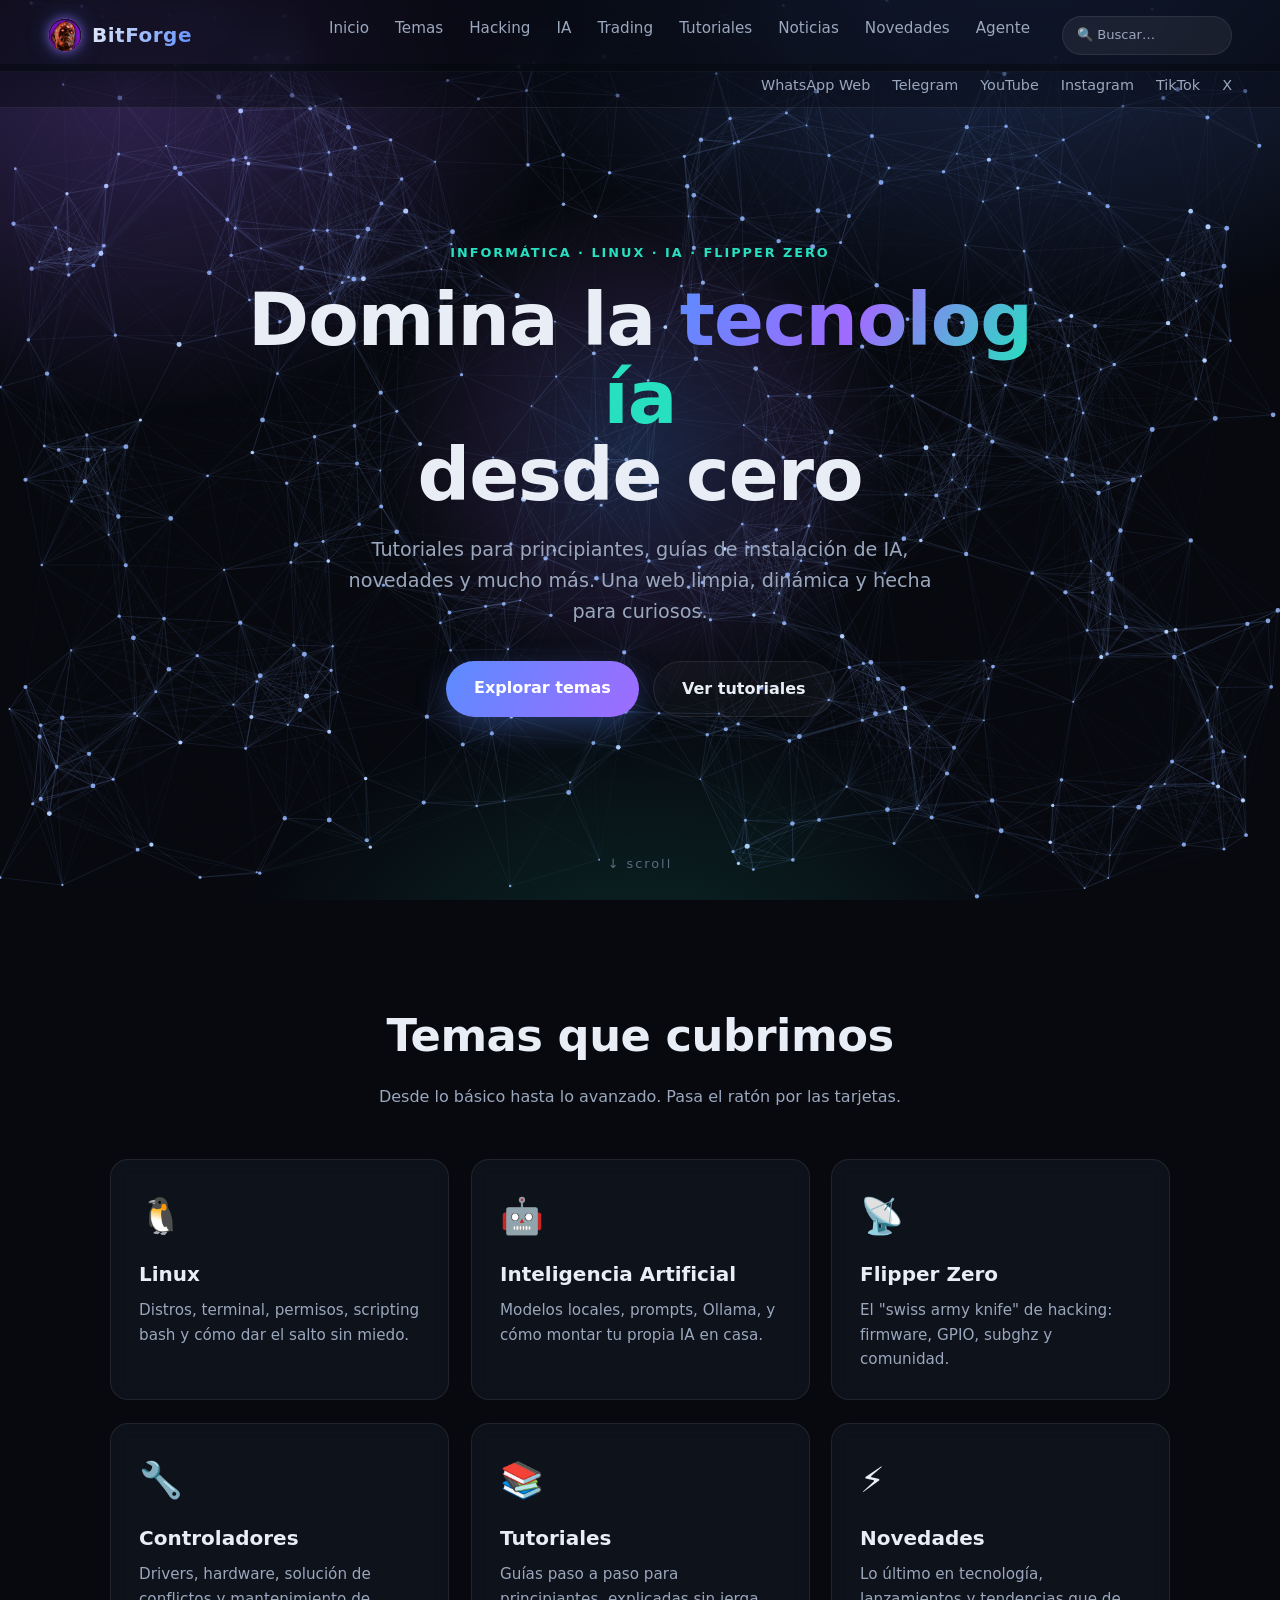
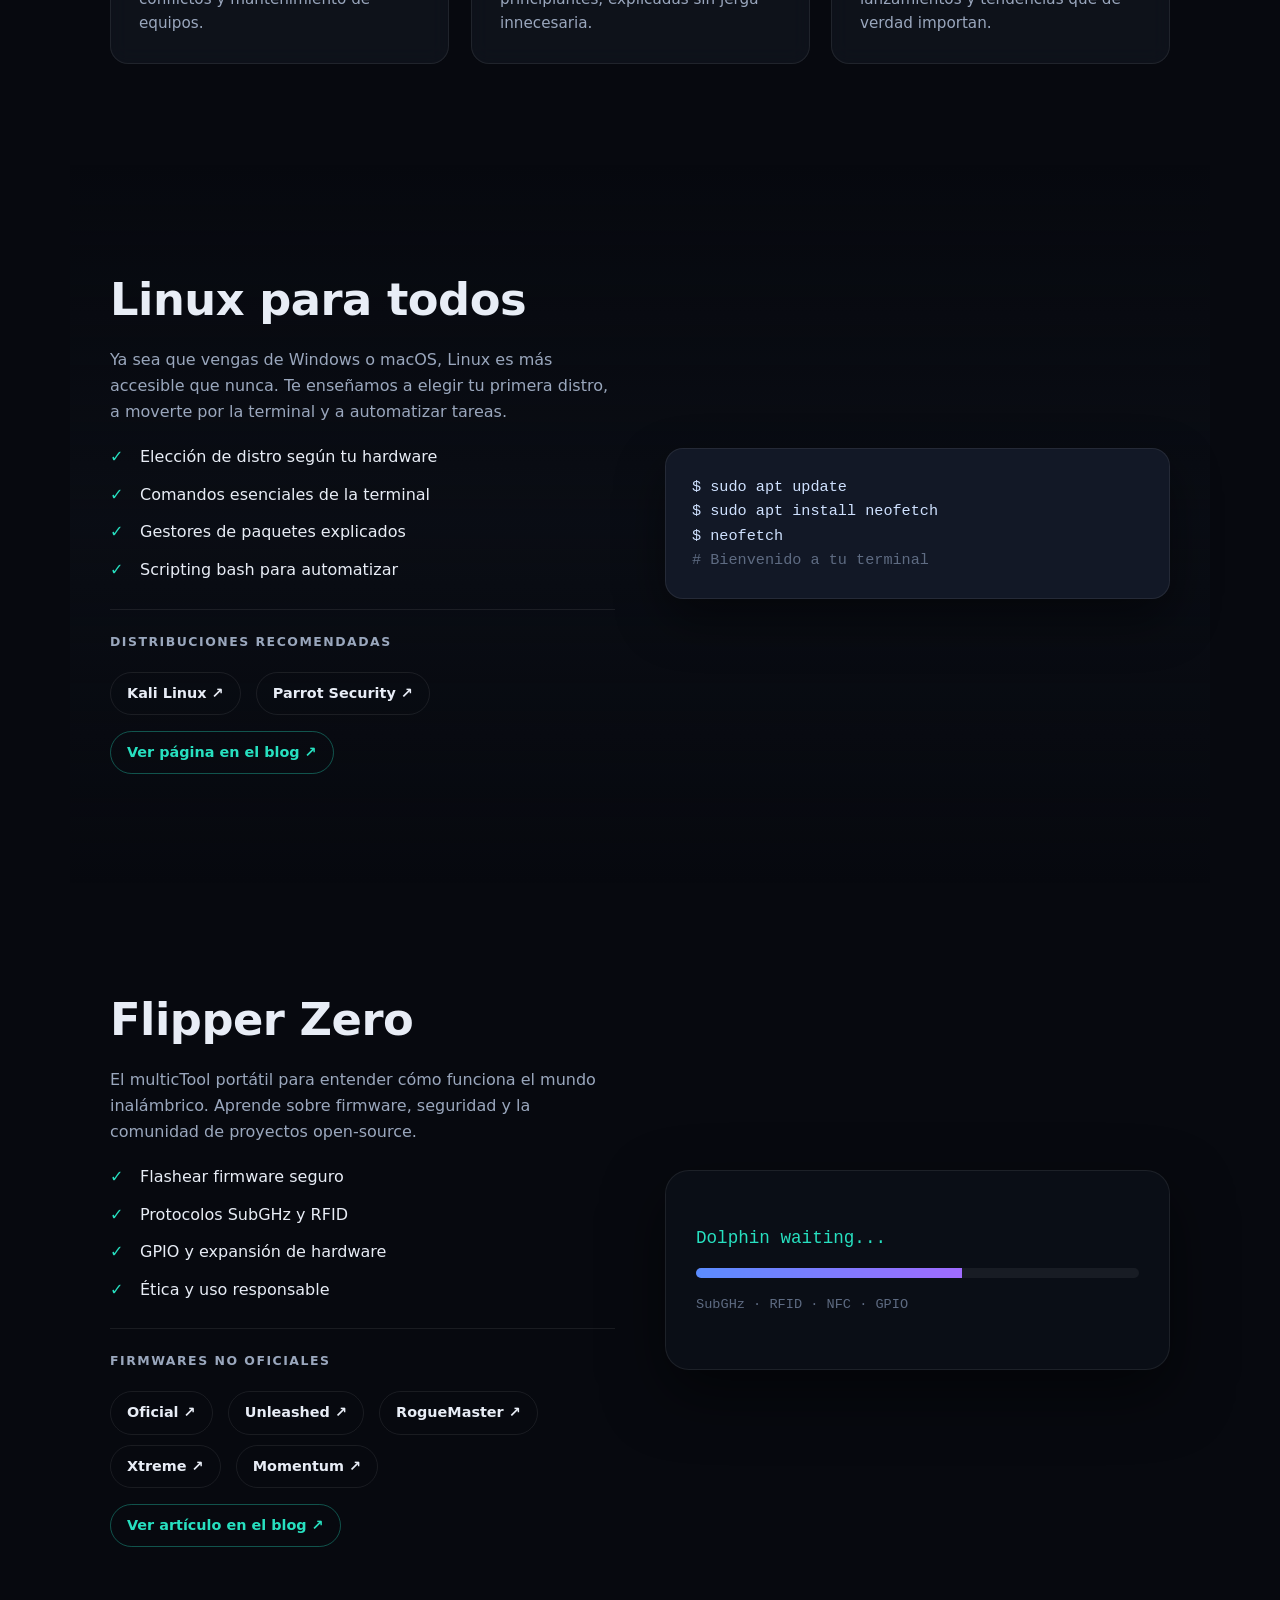
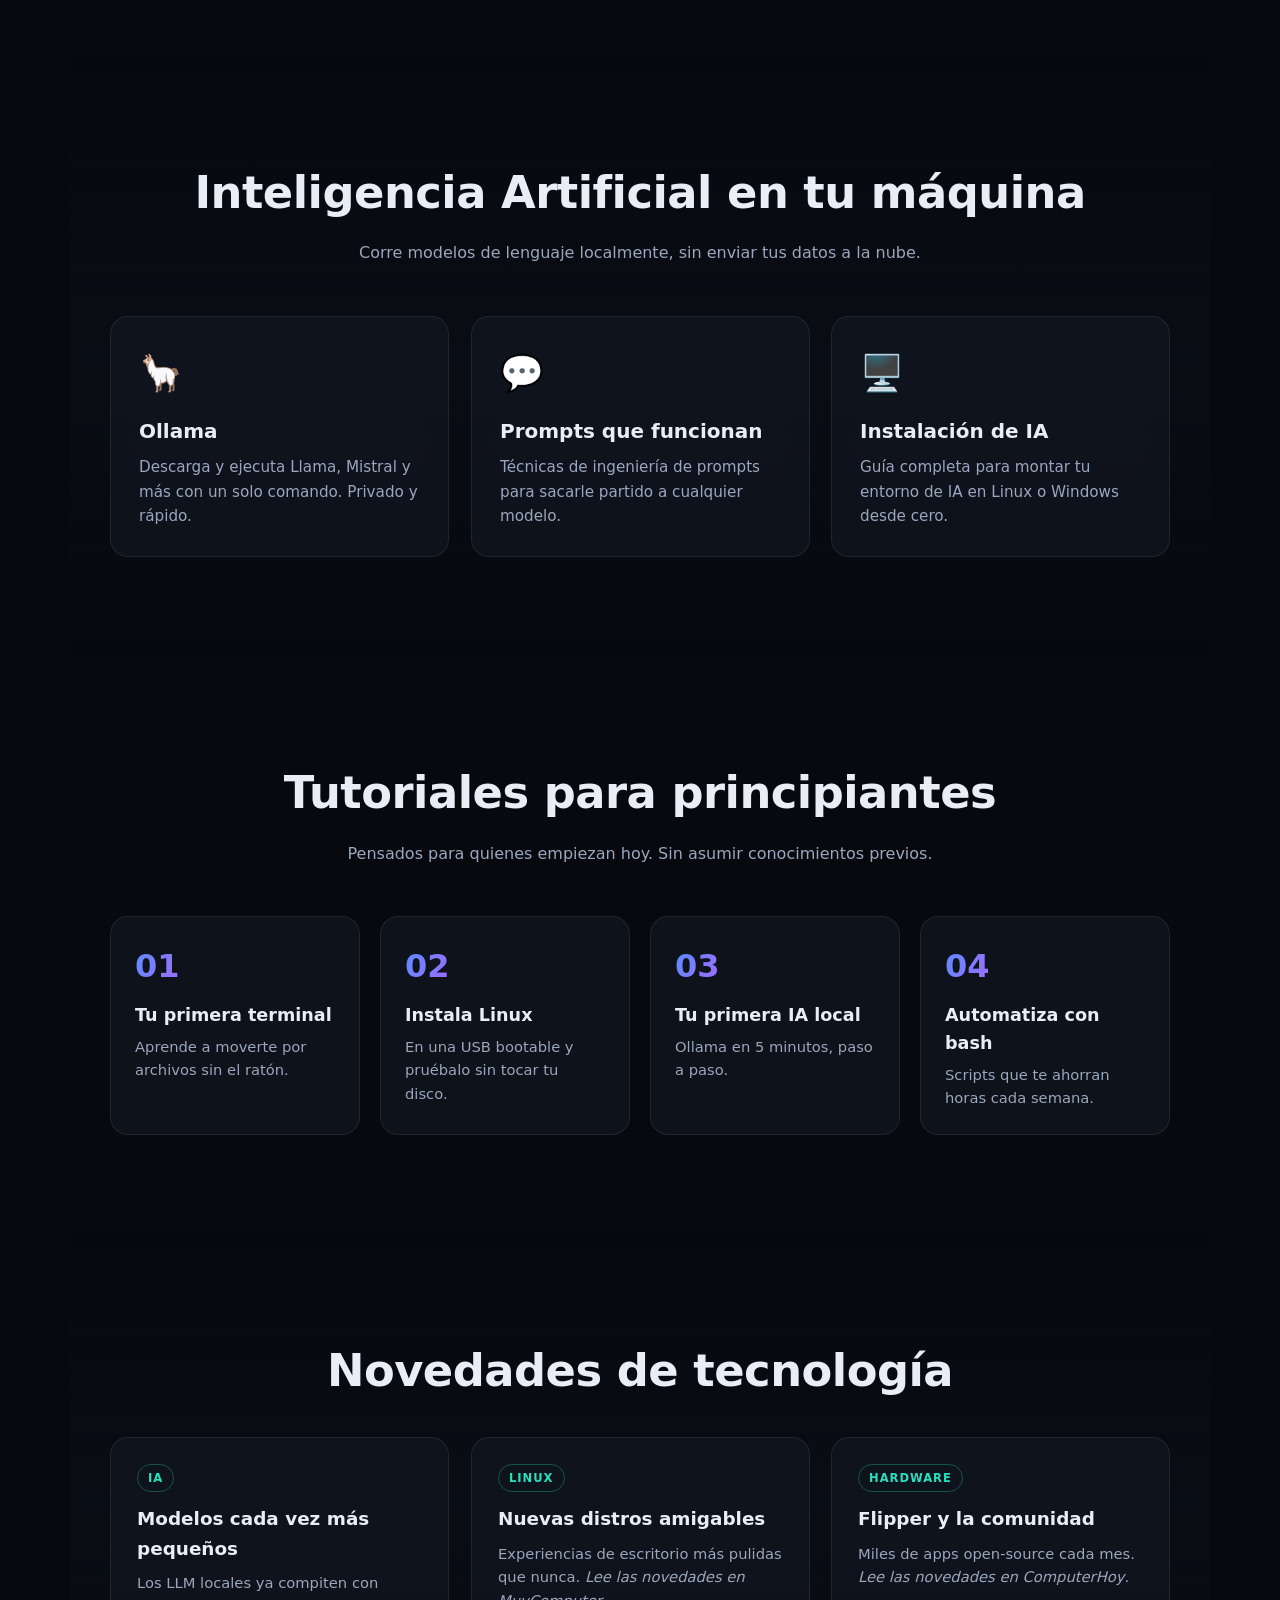
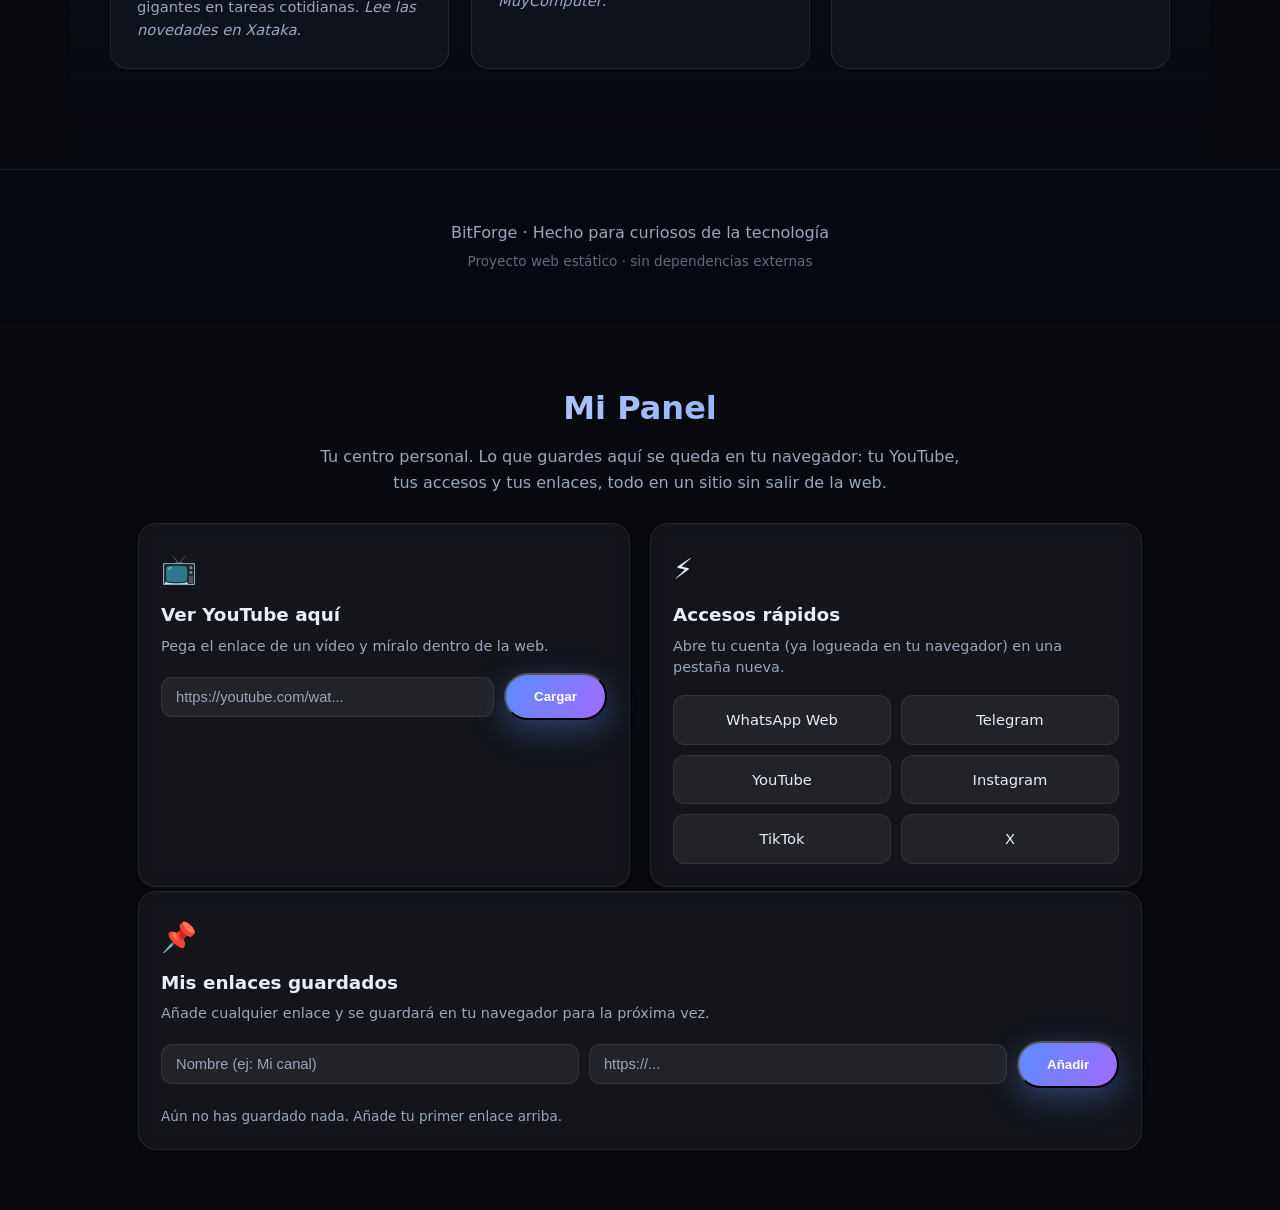
<file: index.html>
<!DOCTYPE html>
<html lang="es">
<head>
<meta charset="UTF-8" />
<meta name="viewport" content="width=device-width, initial-scale=1.0" />
<title>BitForge — Informática, IA y Tecnología</title>
<meta name="description" content="Web sobre informática, Linux, Flipper Zero, IA, tutoriales para principiantes y novedades de tecnología." />
<link rel="preconnect" href="https://fonts.googleapis.com" />
<link rel="icon" type="image/png" href="ciborg.png" />
<link rel="stylesheet" href="styles.css" />
</head>
<body>
<canvas id="bg"></canvas>
<div class="cursor-glow" id="cursorGlow"></div>
<canvas id="iaSparks"></canvas>
<canvas id="iaSmoke"></canvas>

<!-- ===== NAV (se carga desde nav.html para que sea igual en todas las paginas) ===== -->
<header class="nav" id="nav">
  <a href="#hero" class="brand"><img src="ciborg.png" alt="BitForge" class="brand-logo" /><span class="brand-text">BitForge</span></a>
  <nav class="nav-links" id="navLinks">
    <a href="#hero">Inicio</a>
    <a href="#temas">Temas</a>
    <span class="nav-ia" id="navHacking">
      <a href="hacking.html" class="nav-ia-trigger" id="navHackingTrigger">Hacking</a>
      <span class="ia-dropdown" id="hackingDropdown">
        <span class="ia-arrow"></span>
        <span class="ia-sublist" id="linuxSub">
          <a class="ia-item ia-has-sub" href="#linux">Linux ▸</a>
          <span class="ia-sub-items" id="linuxItems">
            <a class="ia-item" href="https://www.kali.org/" target="_blank" rel="noopener noreferrer">Kali Linux</a>
            <a class="ia-item" href="https://www.parrotsec.org/" target="_blank" rel="noopener noreferrer">Parrot Security</a>
            <a class="ia-item" href="https://ubuntu.com/" target="_blank" rel="noopener noreferrer">Ubuntu</a>
            <a class="ia-item" href="https://www.debian.org/" target="_blank" rel="noopener noreferrer">Debian</a>
            <a class="ia-item" href="https://linuxmint.com/" target="_blank" rel="noopener noreferrer">Linux Mint</a>
            <a class="ia-item" href="https://fedoraproject.org/" target="_blank" rel="noopener noreferrer">Fedora</a>
            <a class="ia-item" href="https://archlinux.org/" target="_blank" rel="noopener noreferrer">Arch Linux</a>
          </span>
        </span>
        <a class="ia-item" href="#arduino">Arduino</a>
        <a class="ia-item" href="#esp32">ESP32</a>
        <a class="ia-item" href="#controladoras">Controladoras</a>
        <span class="ia-sublist" id="gadgetsSub">
          <a class="ia-item ia-has-sub" href="#gadgets">Gadgets ▸</a>
          <span class="ia-sub-items" id="gadgetsItems">
            <a class="ia-item" href="https://flipperzero.one/" target="_blank" rel="noopener noreferrer">Flipper Zero</a>
            <a class="ia-item" href="https://github.com/flipperdevices/flipperzero-firmware" target="_blank" rel="noopener noreferrer">Flipper — Oficial</a>
            <a class="ia-item" href="https://github.com/DarkFlippers/unleashed-firmware" target="_blank" rel="noopener noreferrer">Flipper — Unleashed</a>
            <a class="ia-item" href="https://github.com/RogueMaster/flipperzero-firmware-wPlugins" target="_blank" rel="noopener noreferrer">Flipper — RogueMaster</a>
            <a class="ia-item" href="https://github.com/Flipper-XFW/Xtreme-Firmware" target="_blank" rel="noopener noreferrer">Flipper — Xtreme</a>
            <a class="ia-item" href="https://github.com/next-flip/momentum-firmware" target="_blank" rel="noopener noreferrer">Flipper — Momentum</a>
            <a class="ia-item" href="https://bruce.computer/" target="_blank" rel="noopener noreferrer">Flipper — Bruce</a>
            <a class="ia-item" href="https://docs.espressif.com/projects/esp-idf/en/latest/esp32/" target="_blank" rel="noopener noreferrer">ESP32 — ESP-IDF</a>
          </span>
        </span>
        <a class="ia-item" href="https://bruce.computer/" target="_blank" rel="noopener noreferrer">Firmware</a>
        <a class="ia-item" href="https://github.com/bigbrodude6119/flipper-zero-evil-portal" target="_blank" rel="noopener noreferrer">Evil Portal</a>
        <a class="ia-item" href="https://github.com/justcallmekoko/ESP32Marauder" target="_blank" rel="noopener noreferrer">WiFi Marauder</a>
      </span>
    </span>
    <span class="nav-ia" id="navIa">
      <a href="#ia" class="nav-ia-trigger" id="navIaTrigger">IA</a>
      <span class="ia-dropdown" id="iaDropdown">
        <span class="ia-arrow"></span>
        <span class="ia-sublist" id="iaSub">
          <a class="ia-item ia-has-sub" href="#" id="iaToggle">Ollama ▸</a>
          <span class="ia-sub-items" id="iaItems">
            <a class="ia-item" href="https://ollama.com/library/glm-5.2" target="_blank" rel="noopener noreferrer">glm-5.2</a>
            <a class="ia-item" href="https://ollama.com/library/deepseek-v4-flash" target="_blank" rel="noopener noreferrer">deepseek-v4-flash</a>
            <a class="ia-item" href="https://ollama.com/library/kimi-k3" target="_blank" rel="noopener noreferrer">kimi-k3</a>
            <a class="ia-item" href="https://ollama.com/library/qwen3.8" target="_blank" rel="noopener noreferrer">qwen3.8</a>
            <a class="ia-item" href="https://ollama.com/library/llama3.1" target="_blank" rel="noopener noreferrer">llama3.1</a>
            <a class="ia-item" href="https://ollama.com/library/mistral" target="_blank" rel="noopener noreferrer">mistral</a>
            <a class="ia-item" href="https://ollama.com/library/deepseek-coder" target="_blank" rel="noopener noreferrer">deepseek-coder</a>
            <a class="ia-item" href="https://ollama.com/library/codellama" target="_blank" rel="noopener noreferrer">codellama</a>
            <a class="ia-item" href="https://ollama.com/library/gemma2" target="_blank" rel="noopener noreferrer">gemma2</a>
          </span>
        </span>
                <a class="ia-item" href="https://huggingface.co/" target="_blank" rel="noopener noreferrer">Hugging Face</a>
<a class="ia-item" href="https://unvelai.com/ia/" target="_blank" rel="noopener noreferrer">Buscador de IA</a>
      </span>
    </span>
    <span class="nav-ia" id="navTrading">
      <a href="#trading" class="nav-ia-trigger" id="navTradingTrigger">Trading</a>
      <span class="ia-dropdown" id="tradingDropdown">
        <span class="ia-arrow"></span>
        <a class="ia-item" href="trading.html#estrategias">Estrategias</a>
        <a class="ia-item" href="trading.html#cripto">Cripto</a>
        <a class="ia-item" href="trading.html#tradicional">Mercado tradicional</a>
        <a class="ia-item" href="trading.html#fundamental">Fundamental</a>
      </span>
    </span>
    <a href="#tutoriales">Tutoriales</a>
    <a href="noticias.html">Noticias</a>
    <a href="#novedades">Novedades</a>
    <a href="#" id="terminalOpen">Agente</a>
    <input type="search" id="heroSearch" class="nav-search" placeholder="🔍 Buscar…" aria-label="Buscar" />
  </nav>
  <button class="nav-toggle" id="navToggle" aria-label="Abrir menú">☰</button>
  <nav class="nav-social" aria-label="Redes y accesos">
    <a href="https://web.whatsapp.com/" target="_blank" rel="noopener noreferrer">WhatsApp Web</a>
    <a href="https://web.telegram.org/" target="_blank" rel="noopener noreferrer">Telegram</a>
    <a href="https://www.youtube.com/" target="_blank" rel="noopener noreferrer">YouTube</a>
    <a href="https://www.instagram.com/" target="_blank" rel="noopener noreferrer">Instagram</a>
    <a href="https://www.tiktok.com/" target="_blank" rel="noopener noreferrer">TikTok</a>
    <a href="https://x.com/" target="_blank" rel="noopener noreferrer">X</a>
  </nav>
</header>

<!-- ===== HERO ===== -->
<section class="hero" id="hero">
  <div class="hero-inner" data-tilt>
    <p class="eyebrow">Informática · Linux · IA · Flipper Zero</p>
    <h1 class="hero-title">Domina la <span class="grad">tecnolog</span> <span class="ia-suf">ía</span><br />desde cero</h1>
    <p class="hero-sub">Tutoriales para principiantes, guías de instalación de IA, novedades y mucho más. Una web limpia, dinámica y hecha para curiosos.</p>
    <div class="hero-cta">
      <a href="#temas" class="btn btn-primary">Explorar temas</a>
      <a href="#tutoriales" class="btn btn-ghost">Ver tutoriales</a>
    </div>
  </div>
  <div class="scroll-hint">↓ scroll</div>
</section>

<!-- ===== TEMAS (cards) ===== -->
<section class="section" id="temas">
  <h2 class="section-title" data-reveal>Temas que cubrimos</h2>
  <p class="section-lead" data-reveal>Desde lo básico hasta lo avanzado. Pasa el ratón por las tarjetas.</p>
  <div class="grid" id="cardGrid">
    <a class="card" data-tilt href="https://www.linux.org/" target="_blank" rel="noopener noreferrer">
      <div class="card-icon">🐧</div>
      <h3>Linux</h3>
      <p>Distros, terminal, permisos, scripting bash y cómo dar el salto sin miedo.</p>
    </a>
    <a class="card" data-tilt href="https://huggingface.co/" target="_blank" rel="noopener noreferrer">
      <div class="card-icon">🤖</div>
      <h3>Inteligencia Artificial</h3>
      <p>Modelos locales, prompts, Ollama, y cómo montar tu propia IA en casa.</p>
    </a>
    <a class="card" data-tilt href="https://flipperzero.one/" target="_blank" rel="noopener noreferrer">
      <div class="card-icon">📡</div>
      <h3>Flipper Zero</h3>
      <p>El "swiss army knife" de hacking: firmware, GPIO, subghz y comunidad.</p>
    </a>
    <a class="card" data-tilt href="https://www.techspot.com/drivers/" target="_blank" rel="noopener noreferrer">
      <div class="card-icon">🔧</div>
      <h3>Controladores</h3>
      <p>Drivers, hardware, solución de conflictos y mantenimiento de equipos.</p>
    </a>
    <a class="card" data-tilt href="https://www.w3schools.com/" target="_blank" rel="noopener noreferrer">
      <div class="card-icon">📚</div>
      <h3>Tutoriales</h3>
      <p>Guías paso a paso para principiantes, explicadas sin jerga innecesaria.</p>
    </a>
    <a class="card" data-tilt href="https://www.xataka.com/" target="_blank" rel="noopener noreferrer">
      <div class="card-icon">⚡</div>
      <h3>Novedades</h3>
      <p>Lo último en tecnología, lanzamientos y tendencias que de verdad importan.</p>
    </a>
  </div>
</section>

<!-- ===== LINUX ===== -->
<section class="section alt" id="linux">
  <div class="split">
    <div class="split-text" data-reveal>
      <h2 class="section-title left">Linux para todos</h2>
      <p>Ya sea que vengas de Windows o macOS, Linux es más accesible que nunca. Te enseñamos a elegir tu primera distro, a moverte por la terminal y a automatizar tareas.</p>
      <ul class="checklist">
        <li>Elección de distro según tu hardware</li>
        <li>Comandos esenciales de la terminal</li>
        <li>Gestores de paquetes explicados</li>
        <li>Scripting bash para automatizar</li>
      </ul>
      <div class="fw-submenu">
        <p class="fw-title">Distribuciones recomendadas</p>
        <a class="fw-link" href="https://www.kali.org/" target="_blank" rel="noopener noreferrer">Kali Linux ↗</a>
        <a class="fw-link" href="https://www.parrotsec.org/" target="_blank" rel="noopener noreferrer">Parrot Security ↗</a>
        <a class="fw-link fw-blog" href="https://tecnologia4youu.blogspot.com/p/linux.html" target="_blank" rel="noopener noreferrer">Ver página en el blog ↗</a>
      </div>
    </div>
    <div class="split-visual" data-tilt>
      <pre class="code"><code>$ sudo apt update
$ sudo apt install neofetch
$ neofetch
<span class="dim"># Bienvenido a tu terminal</span></code></pre>
    </div>
  </div>
</section>

<!-- ===== FLIPPER ===== -->
<section class="section" id="flipper">
  <div class="split reverse">
    <div class="split-visual" data-tilt>
      <div class="flipper-screen">
        <div class="flipper-line">Dolphin waiting...</div>
        <div class="flipper-bar"><span></span></div>
        <div class="flipper-line dim">SubGHz · RFID · NFC · GPIO</div>
      </div>
    </div>
    <div class="split-text" data-reveal>
      <h2 class="section-title left">Flipper Zero</h2>
      <p>El multicTool portátil para entender cómo funciona el mundo inalámbrico. Aprende sobre firmware, seguridad y la comunidad de proyectos open-source.</p>
      <ul class="checklist">
        <li>Flashear firmware seguro</li>
        <li>Protocolos SubGHz y RFID</li>
        <li>GPIO y expansión de hardware</li>
        <li>Ética y uso responsable</li>
      </ul>
      <div class="fw-submenu">
        <p class="fw-title">Firmwares no oficiales</p>
        <a class="fw-link" href="https://github.com/flipperdevices/flipperzero-firmware" target="_blank" rel="noopener noreferrer">Oficial ↗</a>
        <a class="fw-link" href="https://github.com/DarkFlippers/unleashed-firmware" target="_blank" rel="noopener noreferrer">Unleashed ↗</a>
        <a class="fw-link" href="https://github.com/RogueMaster/flipperzero-firmware-wPlugins" target="_blank" rel="noopener noreferrer">RogueMaster ↗</a>
        <a class="fw-link" href="https://github.com/Flipper-XFW/Xtreme-Firmware" target="_blank" rel="noopener noreferrer">Xtreme ↗</a>
        <a class="fw-link" href="https://github.com/next-flip/momentum-firmware" target="_blank" rel="noopener noreferrer">Momentum ↗</a>
        <a class="fw-link fw-blog" href="https://tecnologia4youu.blogspot.com/2024/05/mejores-firmwares-para-flipper-zero.html" target="_blank" rel="noopener noreferrer">Ver artículo en el blog ↗</a>
      </div>
    </div>
  </div>
</section>

<!-- ===== IA ===== -->
<section class="section alt" id="ia">
  <h2 class="section-title" data-reveal>Inteligencia Artificial en tu máquina</h2>
  <p class="section-lead" data-reveal>Corre modelos de lenguaje localmente, sin enviar tus datos a la nube.</p>
  <div class="grid">
    <a class="card" data-tilt href="https://ollama.com/" target="_blank" rel="noopener noreferrer">
      <div class="card-icon">🦙</div>
      <h3>Ollama</h3>
      <p>Descarga y ejecuta Llama, Mistral y más con un solo comando. Privado y rápido.</p>
    </a>
    <a class="card" data-tilt href="https://www.promptingguide.ai/" target="_blank" rel="noopener noreferrer">
      <div class="card-icon">💬</div>
      <h3>Prompts que funcionan</h3>
      <p>Técnicas de ingeniería de prompts para sacarle partido a cualquier modelo.</p>
    </a>
    <a class="card" data-tilt href="https://github.com/" target="_blank" rel="noopener noreferrer">
      <div class="card-icon">🖥️</div>
      <h3>Instalación de IA</h3>
      <p>Guía completa para montar tu entorno de IA en Linux o Windows desde cero.</p>
    </a>
  </div>
</section>

<!-- ===== TUTORIALES ===== -->
<section class="section" id="tutoriales">
  <h2 class="section-title" data-reveal>Tutoriales para principiantes</h2>
  <p class="section-lead" data-reveal>Pensados para quienes empiezan hoy. Sin asumir conocimientos previos.</p>
  <div class="timeline" id="timeline">
    <a class="tl-item" data-reveal href="https://www.w3schools.com/linux/linux_intro.asp" target="_blank" rel="noopener noreferrer"><span class="tl-num">01</span><h4>Tu primera terminal</h4><p>Aprende a moverte por archivos sin el ratón.</p></a>
    <a class="tl-item" data-reveal href="https://ubuntu.com/tutorials/install-ubuntu-desktop" target="_blank" rel="noopener noreferrer"><span class="tl-num">02</span><h4>Instala Linux</h4><p>En una USB bootable y pruébalo sin tocar tu disco.</p></a>
    <a class="tl-item" data-reveal href="https://ollama.com/" target="_blank" rel="noopener noreferrer"><span class="tl-num">03</span><h4>Tu primera IA local</h4><p>Ollama en 5 minutos, paso a paso.</p></a>
    <a class="tl-item" data-reveal href="https://www.gnu.org/software/bash/manual/bash.html" target="_blank" rel="noopener noreferrer"><span class="tl-num">04</span><h4>Automatiza con bash</h4><p>Scripts que te ahorran horas cada semana.</p></a>
  </div>
</section>

<!-- ===== NOVEDADES ===== -->
<section class="section alt" id="novedades">
  <h2 class="section-title" data-reveal>Novedades de tecnología</h2>
  <div class="news-grid" id="newsGrid">
    <a class="news" data-tilt href="https://www.xataka.com/" target="_blank" rel="noopener noreferrer"><span class="tag">IA</span><h4>Modelos cada vez más pequeños</h4><p>Los LLM locales ya compiten con gigantes en tareas cotidianas. <em>Lee las novedades en Xataka</em>.</p></a>
    <a class="news" data-tilt href="https://www.muycomputer.com/" target="_blank" rel="noopener noreferrer"><span class="tag">Linux</span><h4>Nuevas distros amigables</h4><p>Experiencias de escritorio más pulidas que nunca. <em>Lee las novedades en MuyComputer</em>.</p></a>
    <a class="news" data-tilt href="https://www.computerhoy.com/" target="_blank" rel="noopener noreferrer"><span class="tag">Hardware</span><h4>Flipper y la comunidad</h4><p>Miles de apps open-source cada mes. <em>Lee las novedades en ComputerHoy</em>.</p></a>
  </div>
</section>

<footer class="footer">
  <p>BitForge · Hecho para curiosos de la tecnología</p>
  <p class="dim">Proyecto web estático · sin dependencias externas</p>
</footer>

<!-- ===== TERMINAL (apariencia chat tipo GPT/Gemini) ===== -->
<div class="terminal-overlay" id="terminalOverlay" aria-hidden="true">
  <div class="terminal-window" role="dialog" aria-label="BitForge Agente">
    <div class="terminal-head">
      <div class="terminal-title">
        <span class="terminal-dot"></span> BitForge <span class="dim">Agente</span>
      </div>
      <button class="terminal-close" id="terminalClose" aria-label="Cerrar">✕</button>
    </div>

    <div class="terminal-chat" id="terminalChat">
      <div class="msg bot">
        <div class="avatar">BF</div>
        <div class="bubble">¡Hola! Soy el agente de BitForge. Escribe aquí tu duda de Linux, IA o Flipper Zero.</div>
      </div>
    </div>

    <div class="terminal-input">
      <div class="attach-row">
        <button class="attach-btn" title="Adjuntar imagen" id="attachImg">🖼️</button>
        <button class="attach-btn" title="Adjuntar archivo" id="attachFile">📎</button>
        <button class="attach-btn" title="Más" id="attachMore">➕</button>
        <span class="attach-name" id="attachName"></span>
      </div>
      <div class="input-row">
        <textarea id="terminalText" rows="1" placeholder="Escribe un mensaje…"></textarea>
        <button class="send-btn" id="terminalSend">➤</button>
      </div>
      <input type="file" id="fileImg" accept="image/*" hidden />
      <input type="file" id="fileAny" hidden />
    </div>
  </div>
</div>

<!-- ===== FLIPPER ZERO (cuadros temáticos) ===== -->
<div class="flipper-overlay" id="flipperOverlay" aria-hidden="true">
  <div class="flipper-window" role="dialog" aria-label="Flipper Zero">
    <div class="flipper-head">
      <div class="flipper-title"><span class="flipper-dot"></span> Flipper Zero · recursos</div>
      <button class="flipper-close" id="flipperClose" aria-label="Cerrar">✕</button>
    </div>
    <p class="flipper-sub">Colección de UberGuidoZ — toca un cuadro para ir a su carpeta.</p>
    <div class="flipper-grid">
      <a class="fz-card" href="https://github.com/Lucaslhm/Flipper-IRDB" target="_blank" rel="noopener noreferrer">
        <div class="fz-icon">🔴</div><h4>Infrarrojos (IR)</h4><p>Base de datos de mandos IR.</p>
      </a>
      <a class="fz-card" href="https://github.com/UberGuidoZ/Flipper/tree/main/BadUSB" target="_blank" rel="noopener noreferrer">
        <div class="fz-icon">⌨️</div><h4>Bad USB</h4><p>Scripts y payloads HID.</p>
      </a>
      <a class="fz-card" href="https://github.com/UberGuidoZ/Flipper/tree/main/Sub-GHz" target="_blank" rel="noopener noreferrer">
        <div class="fz-icon">📡</div><h4>Sub-GHz</h4><p>Señales 433/868 MHz.</p>
      </a>
      <a class="fz-card" href="https://github.com/UberGuidoZ/Flipper/tree/main/GPIO" target="_blank" rel="noopener noreferrer">
        <div class="fz-icon">🔌</div><h4>GPIO</h4><p>Pines, módulos y hacking hardware.</p>
      </a>
      <a class="fz-card" href="https://github.com/UberGuidoZ/Flipper/tree/main/RFID" target="_blank" rel="noopener noreferrer">
        <div class="fz-icon">🪪</div><h4>RFID</h4><p>Tarjetas de 125 kHz.</p>
      </a>
      <a class="fz-card" href="https://github.com/UberGuidoZ/Flipper/tree/main/NFC" target="_blank" rel="noopener noreferrer">
        <div class="fz-icon">💳</div><h4>NFC</h4><p>Tarjetas y tags 13.56 MHz.</p>
      </a>
      <a class="fz-card" href="https://github.com/UberGuidoZ/Flipper/tree/main/Wifi_DevBoard" target="_blank" rel="noopener noreferrer">
        <div class="fz-icon">📶</div><h4>Wifi DevBoard</h4><p>WiFi y marcos de desarrollo.</p>
      </a>
      <a class="fz-card" href="https://github.com/UberGuidoZ/Flipper/tree/main/Applications" target="_blank" rel="noopener noreferrer">
        <div class="fz-icon">🧰</div><h4>Applications</h4><p>Apps y utilidades varias.</p>
      </a>
      <a class="fz-card fz-all" href="https://github.com/UberGuidoZ/Flipper" target="_blank" rel="noopener noreferrer">
        <div class="fz-icon">📂</div><h4>Repo completo</h4><p>Todo en un sitio.</p>
      </a>
    </div>

    <h3 class="flipper-section">Firmwares</h3>
    <div class="flipper-grid">
      <a class="fz-card" href="https://github.com/flipperdevices/flipperzero-firmware" target="_blank" rel="noopener noreferrer">
        <div class="fz-icon">🏛️</div><h4>Oficial</h4><p>Firmware de Flipper Devices.</p>
      </a>
      <a class="fz-card" href="https://github.com/DarkFlippers/unleashed-firmware" target="_blank" rel="noopener noreferrer">
        <div class="fz-icon">🔥</div><h4>Unleashed</h4><p>Unleashed Firmware.</p>
      </a>
      <a class="fz-card" href="https://github.com/RogueMaster/flipperzero-firmware-wPlugins" target="_blank" rel="noopener noreferrer">
        <div class="fz-icon">🦹</div><h4>RogueMaster</h4><p>Con plugins incluidos.</p>
      </a>
      <a class="fz-card" href="https://github.com/Flipper-XFW/Xtreme-Firmware" target="_blank" rel="noopener noreferrer">
        <div class="fz-icon">⚡</div><h4>Xtreme</h4><p>Xtreme Firmware.</p>
      </a>
      <a class="fz-card" href="https://github.com/next-flip/momentum-firmware" target="_blank" rel="noopener noreferrer">
        <div class="fz-icon">🌊</div><h4>Momentum</h4><p>Momentum Firmware.</p>
      </a>
      <a class="fz-card" href="https://tecnologia4youu.blogspot.com/2024/05/mejores-firmwares-para-flipper-zero.html" target="_blank" rel="noopener noreferrer">
        <div class="fz-icon">📝</div><h4>Ver artículo ↗</h4><p>Comparativa en el blog.</p>
      </a>
    </div>
  </div>
</div>

<!-- ===== MI PANEL (centro personal, guarda en localStorage) ===== -->
<section class="panel-section" id="panel">
  <div class="panel-head">
    <h2 class="panel-title">Mi Panel</h2>
    <p class="panel-desc">Tu centro personal. Lo que guardes aquí se queda en tu navegador: tu YouTube, tus accesos y tus enlaces, todo en un sitio sin salir de la web.</p>
  </div>

  <div class="panel-grid">
    <!-- Card 1: Ver YouTube -->
    <div class="panel-card">
      <div class="panel-card-ico">📺</div>
      <h3>Ver YouTube aquí</h3>
      <p class="panel-card-text">Pega el enlace de un vídeo y míralo dentro de la web.</p>
      <div class="panel-row">
        <input type="text" id="ytInput" class="panel-input" placeholder="https://youtube.com/wat..." />
        <button class="btn btn-primary" id="ytLoad">Cargar</button>
      </div>
      <div class="yt-frame-wrap" id="ytFrameWrap" hidden>
        <iframe id="ytFrame" class="yt-frame" allow="accelerometer; autoplay; clipboard-write; encrypted-media; gyroscope; picture-in-picture" allowfullscreen></iframe>
      </div>
    </div>

    <!-- Card 2: Accesos rápidos -->
    <div class="panel-card">
      <div class="panel-card-ico">⚡</div>
      <h3>Accesos rápidos</h3>
      <p class="panel-card-text">Abre tu cuenta (ya logueada en tu navegador) en una pestaña nueva.</p>
      <div class="panel-quick">
        <a class="panel-quick-btn" href="https://web.whatsapp.com/" target="_blank" rel="noopener noreferrer">WhatsApp Web</a>
        <a class="panel-quick-btn" href="https://web.telegram.org/" target="_blank" rel="noopener noreferrer">Telegram</a>
        <a class="panel-quick-btn" href="https://www.youtube.com/" target="_blank" rel="noopener noreferrer">YouTube</a>
        <a class="panel-quick-btn" href="https://www.instagram.com/" target="_blank" rel="noopener noreferrer">Instagram</a>
        <a class="panel-quick-btn" href="https://www.tiktok.com/" target="_blank" rel="noopener noreferrer">TikTok</a>
        <a class="panel-quick-btn" href="https://x.com/" target="_blank" rel="noopener noreferrer">X</a>
      </div>
    </div>
  </div>

  <!-- Card 3: Mis enlaces guardados -->
  <div class="panel-card panel-card-wide">
    <div class="panel-card-ico">📌</div>
    <h3>Mis enlaces guardados</h3>
    <p class="panel-card-text">Añade cualquier enlace y se guardará en tu navegador para la próxima vez.</p>
    <div class="panel-row">
      <input type="text" id="linkName" class="panel-input" placeholder="Nombre (ej: Mi canal)" />
      <input type="text" id="linkUrl" class="panel-input" placeholder="https://..." />
      <button class="btn btn-primary" id="linkAdd">Añadir</button>
    </div>
    <div class="panel-links" id="savedLinks"></div>
    <p class="panel-empty" id="linksEmpty">Aún no has guardado nada. Añade tu primer enlace arriba.</p>
  </div>
</section>

<script src="script.js"></script>
<script src="panel.js"></script>
<script src="bg-figures.js"></script>
</body>
</html>
<!-- deploy trigger Tue Aug 18 22:48:18     2026 -->
</file>
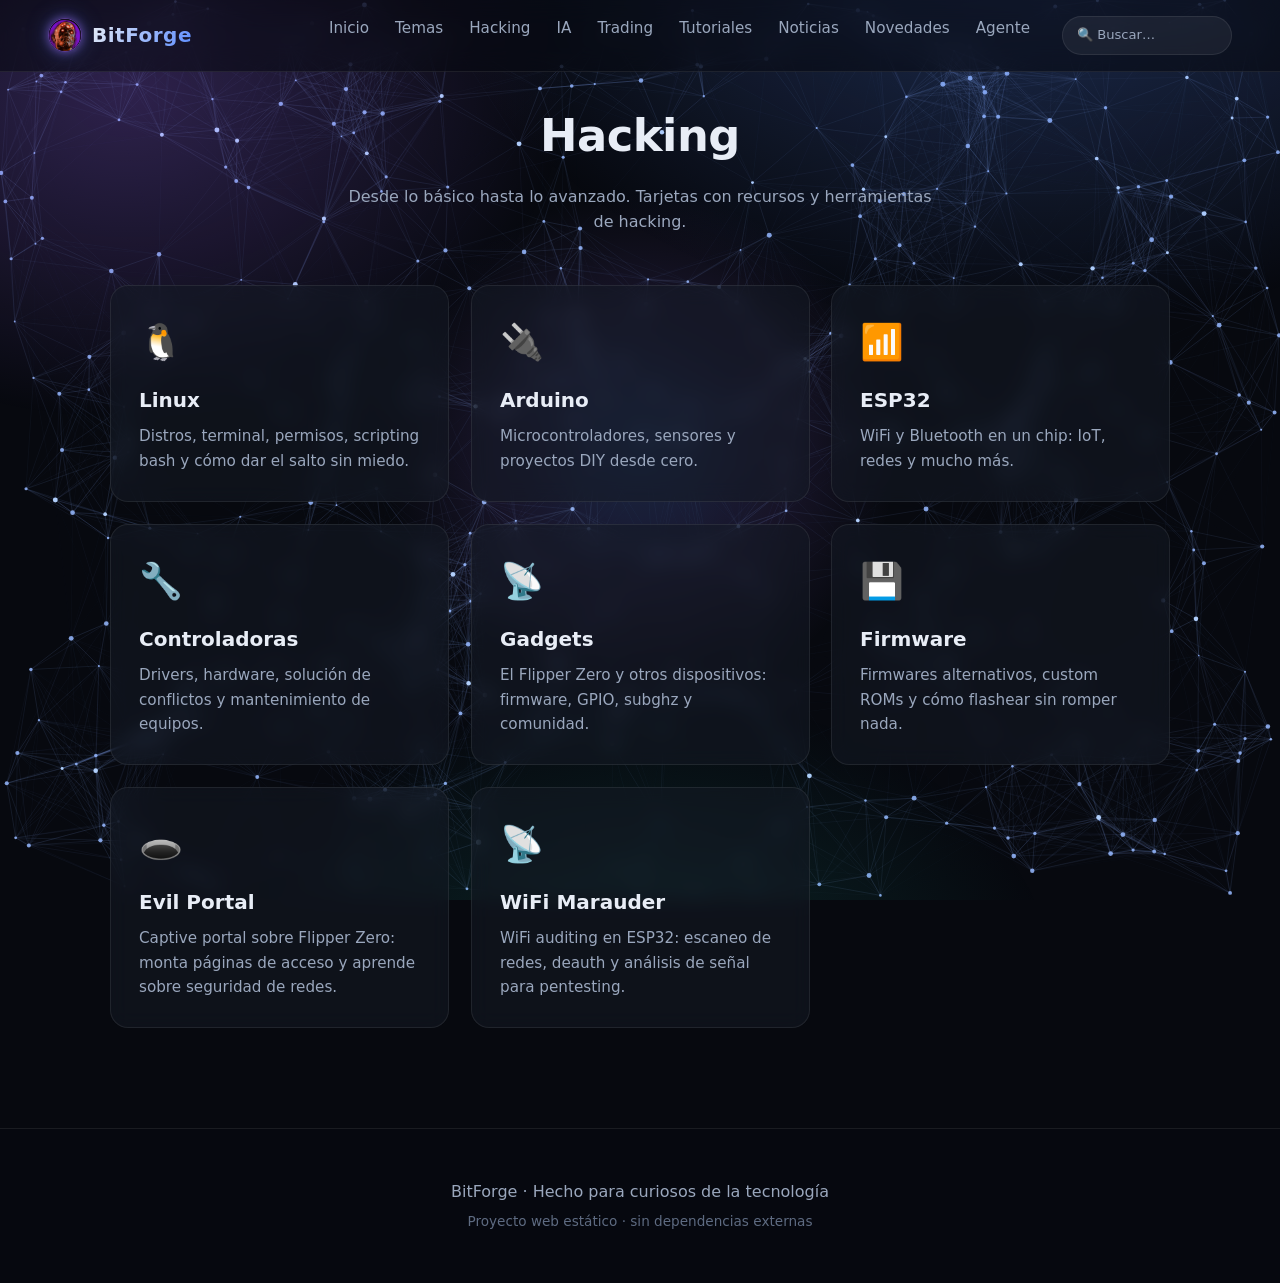
<file: hacking.html>
<!DOCTYPE html>
<html lang="es">
<head>
<meta charset="UTF-8" />
<meta name="viewport" content="width=device-width, initial-scale=1.0" />
<title>BitForge — Hacking</title>
<meta name="description" content="Hacking: Linux, Arduino, ESP32, controladoras, gadgets, firmwares, Evil Portal y WiFi Marauder." />
<link rel="icon" type="image/png" href="ciborg.png" />
<link rel="stylesheet" href="styles.css" />
</head>
<body>
<canvas id="bg"></canvas>
<div class="cursor-glow" id="cursorGlow"></div>
<canvas id="iaSparks"></canvas>
<canvas id="iaSmoke"></canvas>

<header class="nav" id="nav">
  <a href="index.html" class="brand"><img src="ciborg.png" alt="BitForge" class="brand-logo" /><span class="brand-text">BitForge</span></a>
  <nav class="nav-links" id="navLinks">
    <a href="index.html">Inicio</a>
    <a href="index.html#temas">Temas</a>
    <span class="nav-ia" id="navHacking">
      <a href="index.html#hacking" class="nav-ia-trigger" id="navHackingTrigger">Hacking</a>
      <span class="ia-dropdown" id="hackingDropdown">
        <span class="ia-arrow"></span>
        <span class="ia-sublist" id="linuxSub">
          <a class="ia-item ia-has-sub" href="index.html#linux">Linux ▸</a>
          <span class="ia-sub-items" id="linuxItems">
            <a class="ia-item" href="https://www.kali.org/" target="_blank" rel="noopener noreferrer">Kali Linux</a>
            <a class="ia-item" href="https://www.parrotsec.org/" target="_blank" rel="noopener noreferrer">Parrot Security</a>
            <a class="ia-item" href="https://ubuntu.com/" target="_blank" rel="noopener noreferrer">Ubuntu</a>
            <a class="ia-item" href="https://www.debian.org/" target="_blank" rel="noopener noreferrer">Debian</a>
            <a class="ia-item" href="https://linuxmint.com/" target="_blank" rel="noopener noreferrer">Linux Mint</a>
            <a class="ia-item" href="https://fedoraproject.org/" target="_blank" rel="noopener noreferrer">Fedora</a>
            <a class="ia-item" href="https://archlinux.org/" target="_blank" rel="noopener noreferrer">Arch Linux</a>
          </span>
        </span>
        <a class="ia-item" href="index.html#arduino">Arduino</a>
        <a class="ia-item" href="index.html#esp32">ESP32</a>
        <a class="ia-item" href="index.html#controladoras">Controladoras</a>
        <span class="ia-sublist" id="gadgetsSub">
          <a class="ia-item ia-has-sub" href="index.html#gadgets">Gadgets ▸</a>
          <span class="ia-sub-items" id="gadgetsItems">
            <a class="ia-item" href="https://flipperzero.one/" target="_blank" rel="noopener noreferrer">Flipper Zero</a>
            <a class="ia-item" href="https://github.com/flipperdevices/flipperzero-firmware" target="_blank" rel="noopener noreferrer">Flipper — Oficial</a>
            <a class="ia-item" href="https://github.com/DarkFlippers/unleashed-firmware" target="_blank" rel="noopener noreferrer">Flipper — Unleashed</a>
            <a class="ia-item" href="https://github.com/RogueMaster/flipperzero-firmware-wPlugins" target="_blank" rel="noopener noreferrer">Flipper — RogueMaster</a>
            <a class="ia-item" href="https://github.com/Flipper-XFW/Xtreme-Firmware" target="_blank" rel="noopener noreferrer">Flipper — Xtreme</a>
            <a class="ia-item" href="https://github.com/next-flip/momentum-firmware" target="_blank" rel="noopener noreferrer">Flipper — Momentum</a>
            <a class="ia-item" href="https://docs.espressif.com/projects/esp-idf/en/latest/esp32/" target="_blank" rel="noopener noreferrer">ESP32 — ESP-IDF</a>
          </span>
        </span>
        <a class="ia-item" href="https://bruce.computer/" target="_blank" rel="noopener noreferrer">Firmware</a>
      </span>
    </span>
    <span class="nav-ia" id="navIa">
      <a href="index.html#ia" class="nav-ia-trigger" id="navIaTrigger">IA</a>
      <span class="ia-dropdown" id="iaDropdown">
        <span class="ia-arrow"></span>
        <span class="ia-sublist" id="iaSub">
          <a class="ia-item ia-has-sub" href="#" id="iaToggle">Ollama ▸</a>
          <span class="ia-sub-items" id="iaItems">
            <a class="ia-item" href="https://ollama.com/library/glm-5.2" target="_blank" rel="noopener noreferrer">glm-5.2</a>
            <a class="ia-item" href="https://ollama.com/library/deepseek-v4-flash" target="_blank" rel="noopener noreferrer">deepseek-v4-flash</a>
            <a class="ia-item" href="https://ollama.com/library/kimi-k3" target="_blank" rel="noopener noreferrer">kimi-k3</a>
            <a class="ia-item" href="https://ollama.com/library/qwen3.8" target="_blank" rel="noopener noreferrer">qwen3.8</a>
            <a class="ia-item" href="https://ollama.com/library/llama3.1" target="_blank" rel="noopener noreferrer">llama3.1</a>
            <a class="ia-item" href="https://ollama.com/library/mistral" target="_blank" rel="noopener noreferrer">mistral</a>
            <a class="ia-item" href="https://ollama.com/library/deepseek-coder" target="_blank" rel="noopener noreferrer">deepseek-coder</a>
            <a class="ia-item" href="https://ollama.com/library/codellama" target="_blank" rel="noopener noreferrer">codellama</a>
            <a class="ia-item" href="https://ollama.com/library/gemma2" target="_blank" rel="noopener noreferrer">gemma2</a>
          </span>
        </span>
        <a class="ia-item" href="https://unvelai.com/ia/" target="_blank" rel="noopener noreferrer">Buscador de IA</a>
      </span>
    </span>
    <span class="nav-ia" id="navTrading">
      <a href="trading.html" class="nav-ia-trigger" id="navTradingTrigger">Trading</a>
      <span class="ia-dropdown" id="tradingDropdown">
        <span class="ia-arrow"></span>
        <a class="ia-item" href="trading.html#estrategias">Estrategias</a>
        <a class="ia-item" href="trading.html#cripto">Cripto</a>
        <a class="ia-item" href="trading.html#tradicional">Mercado tradicional</a>
        <a class="ia-item" href="trading.html#fundamental">Fundamental</a>
      </span>
    </span>
    <a href="index.html#tutoriales">Tutoriales</a>
    <a href="noticias.html">Noticias</a>
    <a href="index.html#novedades">Novedades</a>
    <a href="#" id="terminalOpen">Agente</a>
    <input type="search" id="heroSearch" class="nav-search" placeholder="🔍 Buscar…" aria-label="Buscar" />
  </nav>
  <button class="nav-toggle" id="navToggle" aria-label="Abrir menú">☰</button>
</header>

<section class="section">
  <h2 class="section-title" data-reveal>Hacking</h2>
  <p class="section-lead" data-reveal>Desde lo básico hasta lo avanzado. Tarjetas con recursos y herramientas de hacking.</p>
  <div class="grid" id="cardGrid">
    <a class="card" data-tilt href="https://www.linux.org/" target="_blank" rel="noopener noreferrer">
      <div class="card-icon">🐧</div>
      <h3>Linux</h3>
      <p>Distros, terminal, permisos, scripting bash y cómo dar el salto sin miedo.</p>
    </a>
    <a class="card" data-tilt href="https://www.arduino.cc/" target="_blank" rel="noopener noreferrer">
      <div class="card-icon">🔌</div>
      <h3>Arduino</h3>
      <p>Microcontroladores, sensores y proyectos DIY desde cero.</p>
    </a>
    <a class="card" data-tilt href="https://docs.espressif.com/projects/esp-idf/en/latest/esp32/" target="_blank" rel="noopener noreferrer">
      <div class="card-icon">📶</div>
      <h3>ESP32</h3>
      <p>WiFi y Bluetooth en un chip: IoT, redes y mucho más.</p>
    </a>
    <a class="card" data-tilt href="https://www.techspot.com/drivers/" target="_blank" rel="noopener noreferrer">
      <div class="card-icon">🔧</div>
      <h3>Controladoras</h3>
      <p>Drivers, hardware, solución de conflictos y mantenimiento de equipos.</p>
    </a>
    <a class="card" data-tilt href="https://flipperzero.one/" target="_blank" rel="noopener noreferrer">
      <div class="card-icon">📡</div>
      <h3>Gadgets</h3>
      <p>El Flipper Zero y otros dispositivos: firmware, GPIO, subghz y comunidad.</p>
    </a>
    <a class="card" data-tilt href="https://bruce.computer/" target="_blank" rel="noopener noreferrer">
      <div class="card-icon">💾</div>
      <h3>Firmware</h3>
      <p>Firmwares alternativos, custom ROMs y cómo flashear sin romper nada.</p>
    </a>
    <a class="card" data-tilt href="https://github.com/bigbrodude6119/flipper-zero-evil-portal" target="_blank" rel="noopener noreferrer">
      <div class="card-icon">🕳️</div>
      <h3>Evil Portal</h3>
      <p>Captive portal sobre Flipper Zero: monta páginas de acceso y aprende sobre seguridad de redes.</p>
    </a>
    <a class="card" data-tilt href="https://github.com/justcallmekoko/ESP32Marauder" target="_blank" rel="noopener noreferrer">
      <div class="card-icon">📡</div>
      <h3>WiFi Marauder</h3>
      <p>WiFi auditing en ESP32: escaneo de redes, deauth y análisis de señal para pentesting.</p>
    </a>
  </div>
</section>


<footer class="footer">
  <p>BitForge · Hecho para curiosos de la tecnología</p>
  <p class="dim">Proyecto web estático · sin dependencias externas</p>
</footer>

<script src="script.js"></script>
<script src="bg-figures.js"></script>
<div class="terminal-overlay" id="terminalOverlay" aria-hidden="true">
  <div class="terminal-window" role="dialog" aria-label="BitForge Agente">
    <div class="terminal-head">
      <div class="terminal-title">
        <span class="terminal-dot"></span> BitForge <span class="dim">Agente</span>
      </div>
      <button class="terminal-close" id="terminalClose" aria-label="Cerrar">✕</button>
    </div>
    <div class="terminal-chat" id="terminalChat">
      <div class="msg bot">
        <div class="avatar">BF</div>
        <div class="bubble">¡Hola! Soy el agente de BitForge. Escribe aquí tu duda de Linux, IA o Flipper Zero.</div>
      </div>
    </div>
    <div class="terminal-input">
      <div class="attach-row">
        <button class="attach-btn" title="Adjuntar imagen" id="attachImg">🖼️</button>
        <button class="attach-btn" title="Adjuntar archivo" id="attachFile">📎</button>
        <button class="attach-btn" title="Más" id="attachMore">➕</button>
        <span class="attach-name" id="attachName"></span>
      </div>
      <div class="input-row">
        <textarea id="terminalText" rows="1" placeholder="Escribe un mensaje…"></textarea>
        <button class="send-btn" id="terminalSend">➤</button>
      </div>
      <input type="file" id="fileImg" accept="image/*" hidden />
      <input type="file" id="fileAny" hidden />
    </div>
  </div>
</div>
</body>
</html>
</file>
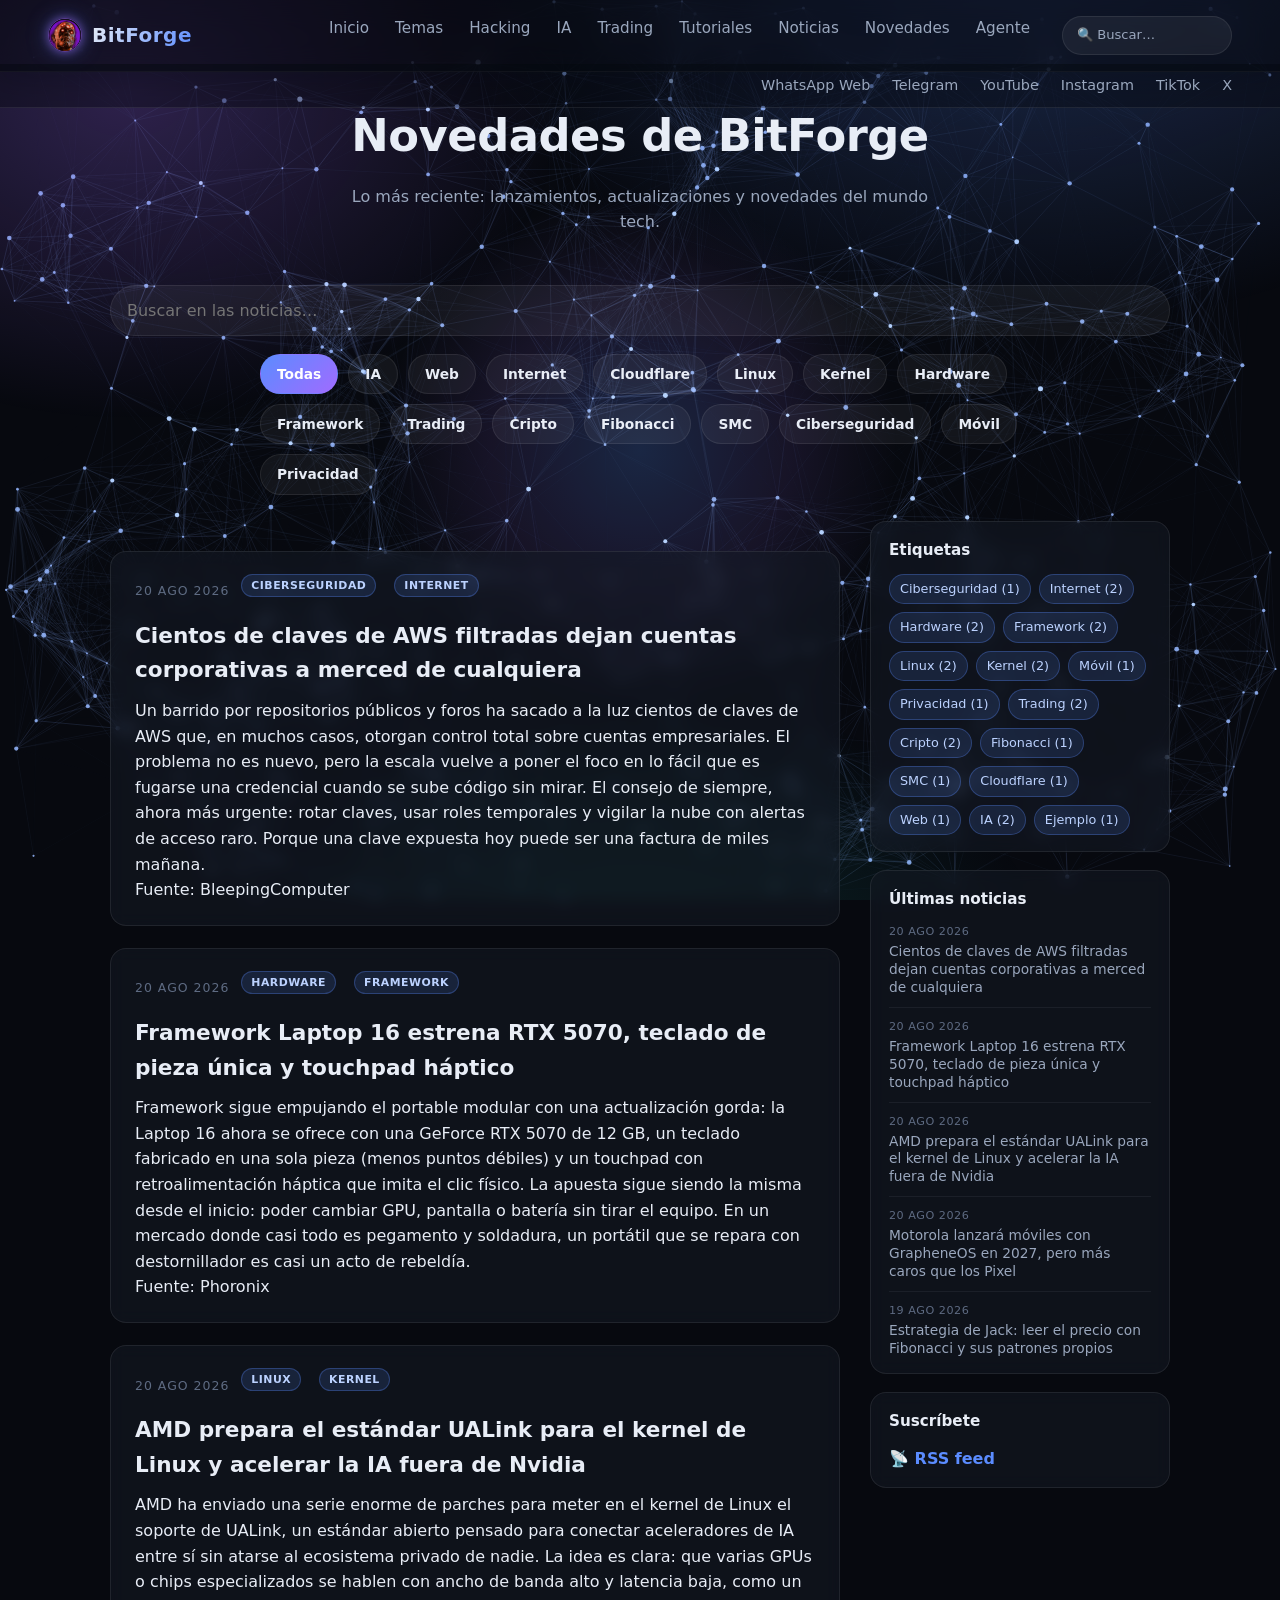
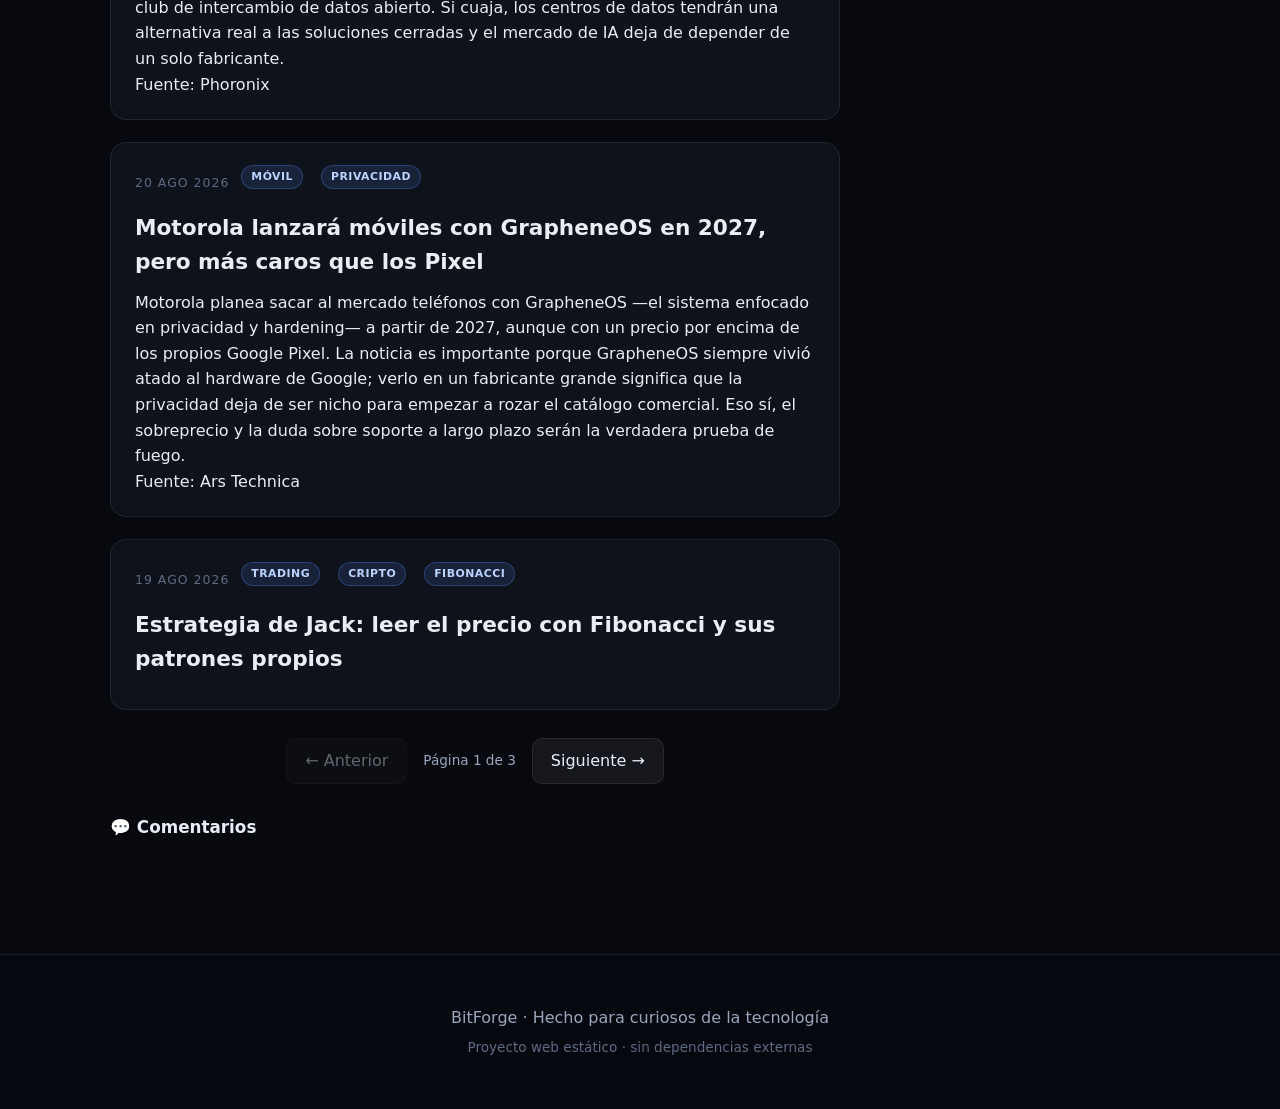
<file: novedades.html>
<!DOCTYPE html>
<html lang="es">
<head>
<meta charset="UTF-8" />
<meta name="viewport" content="width=device-width, initial-scale=1.0" />
<title>BitForge — Novedades</title>
<meta name="description" content="Novedades de BitForge: lanzamientos, actualizaciones y lo más reciente en informática." />
<link rel="alternate" type="application/rss+xml" title="BitForge Noticias" href="rss.xml" />
<link rel="icon" type="image/png" href="ciborg.png" />
<link rel="stylesheet" href="styles.css" />
</head>
<body>
<canvas id="bg"></canvas>
<div class="cursor-glow" id="cursorGlow"></div>
<canvas id="iaSparks"></canvas>
<canvas id="iaSmoke"></canvas>

<header class="nav" id="nav">
  <a href="index.html" class="brand"><img src="ciborg.png" alt="BitForge" class="brand-logo" /><span class="brand-text">BitForge</span></a>
  <nav class="nav-links" id="navLinks">
    <a href="index.html">Inicio</a>
    <a href="index.html#temas">Temas</a>
    <span class="nav-ia" id="navHacking">
      <a href="hacking.html" class="nav-ia-trigger" id="navHackingTrigger">Hacking</a>
      <span class="ia-dropdown" id="hackingDropdown">
        <span class="ia-arrow"></span>
        <span class="ia-sublist" id="linuxSub">
          <a class="ia-item ia-has-sub" href="index.html#linux">Linux ▸</a>
          <span class="ia-sub-items" id="linuxItems">
            <a class="ia-item" href="https://www.kali.org/" target="_blank" rel="noopener noreferrer">Kali Linux</a>
            <a class="ia-item" href="https://www.parrotsec.org/" target="_blank" rel="noopener noreferrer">Parrot Security</a>
            <a class="ia-item" href="https://ubuntu.com/" target="_blank" rel="noopener noreferrer">Ubuntu</a>
            <a class="ia-item" href="https://www.debian.org/" target="_blank" rel="noopener noreferrer">Debian</a>
            <a class="ia-item" href="https://linuxmint.com/" target="_blank" rel="noopener noreferrer">Linux Mint</a>
            <a class="ia-item" href="https://fedoraproject.org/" target="_blank" rel="noopener noreferrer">Fedora</a>
            <a class="ia-item" href="https://archlinux.org/" target="_blank" rel="noopener noreferrer">Arch Linux</a>
          </span>
        </span>
        <a class="ia-item" href="index.html#arduino">Arduino</a>
        <a class="ia-item" href="index.html#esp32">ESP32</a>
        <a class="ia-item" href="index.html#controladoras">Controladoras</a>
        <span class="ia-sublist" id="gadgetsSub">
          <a class="ia-item ia-has-sub" href="index.html#gadgets">Gadgets ▸</a>
          <span class="ia-sub-items" id="gadgetsItems">
            <a class="ia-item" href="https://flipperzero.one/" target="_blank" rel="noopener noreferrer">Flipper Zero</a>
            <a class="ia-item" href="https://github.com/flipperdevices/flipperzero-firmware" target="_blank" rel="noopener noreferrer">Flipper — Oficial</a>
            <a class="ia-item" href="https://github.com/DarkFlippers/unleashed-firmware" target="_blank" rel="noopener noreferrer">Flipper — Unleashed</a>
            <a class="ia-item" href="https://github.com/RogueMaster/flipperzero-firmware-wPlugins" target="_blank" rel="noopener noreferrer">Flipper — RogueMaster</a>
            <a class="ia-item" href="https://github.com/Flipper-XFW/Xtreme-Firmware" target="_blank" rel="noopener noreferrer">Flipper — Xtreme</a>
            <a class="ia-item" href="https://github.com/next-flip/momentum-firmware" target="_blank" rel="noopener noreferrer">Flipper — Momentum</a>
            <a class="ia-item" href="https://bruce.computer/" target="_blank" rel="noopener noreferrer">Flipper — Bruce</a>
            <a class="ia-item" href="https://docs.espressif.com/projects/esp-idf/en/latest/esp32/" target="_blank" rel="noopener noreferrer">ESP32 — ESP-IDF</a>
          </span>
        </span>
        <a class="ia-item" href="https://bruce.computer/" target="_blank" rel="noopener noreferrer">Firmware</a>
        <a class="ia-item" href="https://github.com/bigbrodude6119/flipper-zero-evil-portal" target="_blank" rel="noopener noreferrer">Evil Portal</a>
        <a class="ia-item" href="https://github.com/justcallmekoko/ESP32Marauder" target="_blank" rel="noopener noreferrer">WiFi Marauder</a>
      </span>
    </span>
    <span class="nav-ia" id="navIa">
      <a href="index.html#ia" class="nav-ia-trigger" id="navIaTrigger">IA</a>
      <span class="ia-dropdown" id="iaDropdown">
        <span class="ia-arrow"></span>
        <span class="ia-sublist" id="iaSub">
          <a class="ia-item ia-has-sub" href="#" id="iaToggle">Ollama ▸</a>
          <span class="ia-sub-items" id="iaItems">
            <a class="ia-item" href="https://ollama.com/library/glm-5.2" target="_blank" rel="noopener noreferrer">glm-5.2</a>
            <a class="ia-item" href="https://ollama.com/library/deepseek-v4-flash" target="_blank" rel="noopener noreferrer">deepseek-v4-flash</a>
            <a class="ia-item" href="https://ollama.com/library/kimi-k3" target="_blank" rel="noopener noreferrer">kimi-k3</a>
            <a class="ia-item" href="https://ollama.com/library/qwen3.8" target="_blank" rel="noopener noreferrer">qwen3.8</a>
            <a class="ia-item" href="https://ollama.com/library/llama3.1" target="_blank" rel="noopener noreferrer">llama3.1</a>
            <a class="ia-item" href="https://ollama.com/library/mistral" target="_blank" rel="noopener noreferrer">mistral</a>
            <a class="ia-item" href="https://ollama.com/library/deepseek-coder" target="_blank" rel="noopener noreferrer">deepseek-coder</a>
            <a class="ia-item" href="https://ollama.com/library/codellama" target="_blank" rel="noopener noreferrer">codellama</a>
            <a class="ia-item" href="https://ollama.com/library/gemma2" target="_blank" rel="noopener noreferrer">gemma2</a>
          </span>
        </span>
                <a class="ia-item" href="https://huggingface.co/" target="_blank" rel="noopener noreferrer">Hugging Face</a>
<a class="ia-item" href="https://unvelai.com/ia/" target="_blank" rel="noopener noreferrer">Buscador de IA</a>
      </span>
    </span>
    <span class="nav-ia" id="navTrading">
      <a href="trading.html" class="nav-ia-trigger" id="navTradingTrigger">Trading</a>
      <span class="ia-dropdown" id="tradingDropdown">
        <span class="ia-arrow"></span>
        <a class="ia-item" href="trading.html#estrategias">Estrategias</a>
        <a class="ia-item" href="trading.html#cripto">Cripto</a>
        <a class="ia-item" href="trading.html#tradicional">Mercado tradicional</a>
        <a class="ia-item" href="trading.html#fundamental">Fundamental</a>
      </span>
    </span>
    <a href="index.html#tutoriales">Tutoriales</a>
    <a href="noticias.html">Noticias</a>
    <a href="index.html#novedades">Novedades</a>
    <a href="#" id="terminalOpen">Agente</a>
    <input type="search" id="heroSearch" class="nav-search" placeholder="🔍 Buscar…" aria-label="Buscar" />
  </nav>
  <button class="nav-toggle" id="navToggle" aria-label="Abrir menú">☰</button>
  <nav class="nav-social" aria-label="Redes y accesos">
    <a href="https://web.whatsapp.com/" target="_blank" rel="noopener noreferrer">WhatsApp Web</a>
    <a href="https://web.telegram.org/" target="_blank" rel="noopener noreferrer">Telegram</a>
    <a href="https://www.youtube.com/" target="_blank" rel="noopener noreferrer">YouTube</a>
    <a href="https://www.instagram.com/" target="_blank" rel="noopener noreferrer">Instagram</a>
    <a href="https://www.tiktok.com/" target="_blank" rel="noopener noreferrer">TikTok</a>
    <a href="https://x.com/" target="_blank" rel="noopener noreferrer">X</a>
  </nav>
</header>

<section class="section">
  <h2 class="section-title" data-reveal>Novedades de BitForge</h2>
  <p class="section-lead" data-reveal>Lo más reciente: lanzamientos, actualizaciones y novedades del mundo tech.</p>

  <!-- Buscador (estilo WordPress) -->
  <div class="news-search-wrap">
    <input type="search" id="newsSearch" class="news-search" placeholder="Buscar en las noticias…" />
  </div>

  <!-- Filtros por tag -->
  <div class="tag-filter" id="tagFilter">
    <button class="tag-btn active" data-filter="all">Todas</button>
    <button class="tag-btn" data-filter="ia">IA</button>
    <button class="tag-btn" data-filter="web">Web</button>
    <button class="tag-btn" data-filter="internet">Internet</button>
    <button class="tag-btn" data-filter="cloudflare">Cloudflare</button>
    <button class="tag-btn" data-filter="linux">Linux</button>
    <button class="tag-btn" data-filter="kernel">Kernel</button>
    <button class="tag-btn" data-filter="hardware">Hardware</button>
    <button class="tag-btn" data-filter="framework">Framework</button>
    <button class="tag-btn" data-filter="trading">Trading</button>
    <button class="tag-btn" data-filter="cripto">Cripto</button>
    <button class="tag-btn" data-filter="fibonacci">Fibonacci</button>
    <button class="tag-btn" data-filter="smc">SMC</button>
    <button class="tag-btn" data-filter="ciberseguridad">Ciberseguridad</button>
    <button class="tag-btn" data-filter="movil">Móvil</button>
    <button class="tag-btn" data-filter="privacidad">Privacidad</button>
  </div>

  <div class="news-layout">
    <!-- COLUMNA PRINCIPAL -->
    <div class="news-main">
      <div class="news-feed" id="newsFeed">

        <article class="post" id="post-aws-keys" data-tags="ciberseguridad internet">
          <div class="post-meta"><span class="post-date">20 AGO 2026</span>
            <a class="tag" href="noticias.html?tag=ciberseguridad">CIBERSEGURIDAD</a>
            <a class="tag" href="noticias.html?tag=internet">INTERNET</a>
          </div>
          <a class="post-link" href="#post-aws-keys"><h3 class="post-title">Cientos de claves de AWS filtradas dejan cuentas corporativas a merced de cualquiera</h3></a>
          <p class="post-excerpt">Un barrido por repositorios públicos y foros ha sacado a la luz cientos de claves de AWS que, en muchos casos, otorgan control total sobre cuentas empresariales. El problema no es nuevo, pero la escala vuelve a poner el foco en lo fácil que es fugarse una credencial cuando se sube código sin mirar. El consejo de siempre, ahora más urgente: rotar claves, usar roles temporales y vigilar la nube con alertas de acceso raro. Porque una clave expuesta hoy puede ser una factura de miles mañana.</p>
          <span class="dim">Fuente: BleepingComputer</span>
        </article>

        <article class="post" id="post-framework-rtx" data-tags="hardware framework">
          <div class="post-meta"><span class="post-date">20 AGO 2026</span>
            <a class="tag" href="noticias.html?tag=hardware">HARDWARE</a>
            <a class="tag" href="noticias.html?tag=framework">FRAMEWORK</a>
          </div>
          <a class="post-link" href="#post-framework-rtx"><h3 class="post-title">Framework Laptop 16 estrena RTX 5070, teclado de pieza única y touchpad háptico</h3></a>
          <p class="post-excerpt">Framework sigue empujando el portable modular con una actualización gorda: la Laptop 16 ahora se ofrece con una GeForce RTX 5070 de 12 GB, un teclado fabricado en una sola pieza (menos puntos débiles) y un touchpad con retroalimentación háptica que imita el clic físico. La apuesta sigue siendo la misma desde el inicio: poder cambiar GPU, pantalla o batería sin tirar el equipo. En un mercado donde casi todo es pegamento y soldadura, un portátil que se repara con destornillador es casi un acto de rebeldía.</p>
          <span class="dim">Fuente: Phoronix</span>
        </article>

        <article class="post" id="post-ualink" data-tags="linux kernel">
          <div class="post-meta"><span class="post-date">20 AGO 2026</span>
            <a class="tag" href="noticias.html?tag=linux">LINUX</a>
            <a class="tag" href="noticias.html?tag=kernel">KERNEL</a>
          </div>
          <a class="post-link" href="#post-ualink"><h3 class="post-title">AMD prepara el estándar UALink para el kernel de Linux y acelerar la IA fuera de Nvidia</h3></a>
          <p class="post-excerpt">AMD ha enviado una serie enorme de parches para meter en el kernel de Linux el soporte de UALink, un estándar abierto pensado para conectar aceleradores de IA entre sí sin atarse al ecosistema privado de nadie. La idea es clara: que varias GPUs o chips especializados se hablen con ancho de banda alto y latencia baja, como un club de intercambio de datos abierto. Si cuaja, los centros de datos tendrán una alternativa real a las soluciones cerradas y el mercado de IA deja de depender de un solo fabricante.</p>
          <span class="dim">Fuente: Phoronix</span>
        </article>

        <article class="post" id="post-graphene-moto" data-tags="movil privacidad">
          <div class="post-meta"><span class="post-date">20 AGO 2026</span>
            <a class="tag" href="noticias.html?tag=movil">MÓVIL</a>
            <a class="tag" href="noticias.html?tag=privacidad">PRIVACIDAD</a>
          </div>
          <a class="post-link" href="#post-graphene-moto"><h3 class="post-title">Motorola lanzará móviles con GrapheneOS en 2027, pero más caros que los Pixel</h3></a>
          <p class="post-excerpt">Motorola planea sacar al mercado teléfonos con GrapheneOS —el sistema enfocado en privacidad y hardening— a partir de 2027, aunque con un precio por encima de los propios Google Pixel. La noticia es importante porque GrapheneOS siempre vivió atado al hardware de Google; verlo en un fabricante grande significa que la privacidad deja de ser nicho para empezar a rozar el catálogo comercial. Eso sí, el sobreprecio y la duda sobre soporte a largo plazo serán la verdadera prueba de fuego.</p>
          <span class="dim">Fuente: Ars Technica</span>
        </article>

        <article class="post" id="post-estrategia-jack" data-tags="trading cripto fibonacci">
          <div class="post-meta"><span class="post-date">19 AGO 2026</span>
            <a class="tag" href="noticias.html?tag=trading">TRADING</a>
            <a class="tag" href="noticias.html?tag=cripto">CRIPTO</a>
            <a class="tag" href="noticias.html?tag=fibonacci">FIBONACCI</a>
          </div>
          <h3 class="post-title"><a href="#post-estrategia-jack" class="post-link">Estrategia de Jack: leer el precio con Fibonacci y sus patrones propios</a></h3>
          <p class="post-body">Jack plantea el Fibonacci no como una línea mágica, sino como un "mapa de coordenadas": trazas el retroceso en varios marcos temporales y, cuando el precio coincide con los niveles clave, tienes el escenario montado para buscar entradas con confirmación. De ahí salen patrones con nombre propio. El <strong>Balancín</strong> aprovecha que tras una subida vertical con divergencia de volumen, el precio tiende a retirarse hasta el 23,6% del fibo antes de seguir. El <strong>Patrón Caja</strong> y el <strong>Malvado Extendido</strong> operan dobles techos con divergencia: la entrada en corto la da el pullback al 0,786, con stop justo sobre el 0,618 y objetivo en la base de la caja. El <strong>Colorido</strong> busca el rebote al 0,382 tras romper la directriz, y la <strong>Liana</strong> juega con EMAs de 200 y 50 para anticipar el respiro de una caída. La clave, repite Jack, no es el dibujo sino entender el volumen: ahí está el ratio de acierto. Todo esto se explica paso a paso en nuestra <a href="trading.html#estrategias">sección de Estrategias</a>.</p>
        </article>

        <article class="post" id="post-estrategia-zcoin" data-tags="trading cripto smc">
          <div class="post-meta"><span class="post-date">19 AGO 2026</span>
            <a class="tag" href="noticias.html?tag=trading">TRADING</a>
            <a class="tag" href="noticias.html?tag=cripto">CRIPTO</a>
            <a class="tag" href="noticias.html?tag=smc">SMC</a>
          </div>
          <h3 class="post-title"><a href="#post-estrategia-zcoin" class="post-link">Estrategia de zcoin: operar con Smart Money Concepts (SMC) y gestión por tiempo</a></h3>
          <p class="post-body">La base de zcoin es leer lo que hace el dinero inteligente, no pelear contra él. Usa el indicador <strong>Smart Money Concepts</strong> (el de LuxAlgo) para marcar order blocks, estructura (BOS/CHoCH), fair value gaps y zonas de liquidez sobre el gráfico. La idea: esperar a que el precio barra un order block, lo mitigue (pullback) y ahí entrar en la dirección de la estructura rota. A eso le suma una regla de oro de gestión: reparte el capital según el horizonte. Lo que es Hold mensual "nunca se vende"; lo semanal/diario son ciclos de patrones de 10 días; y lo de 4H/1H (futuros) se cierra entre 1 y 3 días, con análisis puramente técnico y hot wallet para liquidez inmediata. Separar cartera a largo plazo (cold storage) de la operativa activa es lo que mantiene el riesgo bajo control. El detalle completo está en <a href="trading.html#estrategias">Estrategias de Trading</a>.</p>
        </article>

        <article class="post" id="post-linux73" data-tags="linux kernel">
          <div class="post-meta"><span class="post-date">19 AGO 2026</span>
            <a class="tag" href="noticias.html?tag=linux">LINUX</a>
            <a class="tag" href="noticias.html?tag=kernel">KERNEL</a>
          </div>
          <h3 class="post-title"><a href="#post-linux73" class="post-link">Linux 7.3 llega con mejoras de memoria que prometen soltar RAM como nunca</a></h3>
          <p class="post-body">La próxima versión del kernel trae dos cambios en la gestión de memoria que los desarrolladores llevan tiempo persiguiendo: optimizaciones en la liberación de páginas que, según las primeras pruebas, dejan el sistema mucho más holgado bajo carga. Por otro lado, el sistema de archivos Btrfs estrena mejoras de rendimiento que en algunos escenarios se disparan hasta triplicar o quintuplicar la velocidad de ciertas operaciones. AMD también se lleva su parte: los servidores EPYC 9005 escalan bien al llenarlos de módulos DDR5. En resumen, una actualización pensada para quienes aprietan el hardware al máximo.</p>
        </article>

        <article class="post" id="post-framework" data-tags="hardware framework">
          <div class="post-meta"><span class="post-date">19 AGO 2026</span>
            <a class="tag" href="noticias.html?tag=hardware">HARDWARE</a>
            <a class="tag" href="noticias.html?tag=framework">FRAMEWORK</a>
          </div>
          <h3 class="post-title"><a href="#post-framework" class="post-link">Framework rompe su silencio: así arregla los portátiles Ryzen que se quedaban "ladrillo"</a></h3>
          <p class="post-body">Varios usuarios de los Framework con procesador Ryzen 7040 reportaron que una actualización de BIOS dejaba el equipo inusable, y la conversación se calentó rápido en los foros. La compañía ha salido a explicar qué pasó y ha habilitado una vía de recuperación para quienes ya se vieron afectados, además de pausar la mala versión. El episodio sirve de recordatorio de algo que defendemos aquí: actualizar el firmware es importante, pero conviene saber a qué te expones antes de darle a "instalar".</p>
        </article>

        <article class="post" id="post-cloudflare" data-tags="internet cloudflare">
          <div class="post-meta"><span class="post-date">19 AGO 2026</span>
            <a class="tag" href="noticias.html?tag=internet">INTERNET</a>
            <a class="tag" href="noticias.html?tag=cloudflare">CLOUDFLARE</a>
          </div>
          <h3 class="post-title"><a href="#post-cloudflare" class="post-link">Cloudflare va a cambiar internet para siempre: podrás monetizar de forma distinta</a></h3>
          <p class="post-body">Cloudflare presenta un cambio que promete alterar cómo funciona internet y, sobre todo, cómo se monetiza el contenido. En el vídeo se explica un modelo nuevo mediante el cual los creadores y sitios web podrán obtener ingresos de una forma distinta a la publicidad tradicional. Aquí el resumen y el enlace al análisis completo:</p>
          <div class="post-video">
            <iframe src="https://www.youtube-nocookie.com/embed/qT784npVXF4" title="Cloudflare va a cambiar internet para siempre" frameborder="0" allow="accelerometer; autoplay; clipboard-write; encrypted-media; gyroscope; picture-in-picture; web-share" allowfullscreen></iframe>
          </div>
        </article>

        <article class="post" id="post-terminal-ia" data-tags="web ia">
          <div class="post-meta"><span class="post-date">19 AGO 2026</span>
            <a class="tag" href="noticias.html?tag=web">WEB</a>
            <a class="tag" href="noticias.html?tag=ia">IA</a>
          </div>
          <h3 class="post-title"><a href="#post-terminal-ia" class="post-link">BitForge estrena Terminal con IA y buscador de noticias</a></h3>
          <p class="post-body">La web ahora incluye una pestaña <strong>Terminal</strong> con apariencia de chat (estilo GPT/Gemini) que responde con IA real vía OpenRouter. La IA puede leer esta misma sección de noticias y contestar a preguntas como "¿qué hay de nuevo?". También sumamos esta página de noticias, donde iremos publicando novedades día a día sobre Linux, IA y Flipper Zero.</p>
        </article>

        <!-- ============================================================
             PLANTILLA: copia este bloque <article> y pégalo encima
             del anterior para añadir una noticia nueva.
             Pon un id único (post-xxx) y usa class="post-link" en el título.
        ============================================================ -->
        <article class="post" id="post-ejemplo" data-tags="ejemplo">
          <div class="post-meta"><span class="post-date">18 AGO 2026</span>
            <a class="tag" href="noticias.html?tag=ejemplo">EJEMPLO</a>
          </div>
          <h3 class="post-title"><a href="#post-ejemplo" class="post-link">Título de la noticia</a></h3>
          <p class="post-body">Escribe aquí el texto de la noticia. Puedes añadir varios párrafos. Para enlazar a una fuente usa
          <a href="https://example.com" target="_blank" rel="noopener noreferrer">este formato de enlace</a>.</p>
        </article>
        <!-- FIN PLANTILLA -->

        <article class="post" id="post-terminal-demo" data-tags="ia">
          <div class="post-meta"><span class="post-date">17 AGO 2026</span>
            <a class="tag" href="noticias.html?tag=ia">IA</a>
          </div>
          <h3 class="post-title"><a href="#post-terminal-demo" class="post-link">BitForge abre su Terminal de demostración</a></h3>
          <p class="post-body">Añadimos una pestaña "Terminal" con apariencia de chat (estilo GPT/Gemini) para probar la interfaz de conversación. Por ahora es solo visual; la IA real llegaría conectando una API.</p>
        </article>

      </div>

      <!-- Paginación -->
      <div class="pager" id="pager"></div>

      <!-- Comentarios (Giscus) -->
      <div class="comments-title">💬 Comentarios</div>
      <div class="giscus" id="giscus-container"></div>
    </div>

    <!-- SIDEBAR -->
    <aside class="news-side">
      <div class="side-box">
        <h4 class="side-title">Etiquetas</h4>
        <div class="tag-cloud" id="tagCloud"></div>
      </div>
      <div class="side-box">
        <h4 class="side-title">Últimas noticias</h4>
        <div class="recent-list" id="recentList"></div>
      </div>
      <div class="side-box">
        <h4 class="side-title">Suscríbete</h4>
        <a class="rss-link" href="rss.xml" target="_blank" rel="noopener noreferrer">📡 RSS feed</a>
      </div>
    </aside>
  </div>
</section>

<div class="post-modal-overlay" id="postModal" aria-hidden="true">
  <div class="post-modal" role="dialog" aria-label="Noticia">
    <button class="post-modal-close" id="postModalClose" aria-label="Cerrar">✕</button>
    <div class="post-modal-body" id="postModalBody"></div>
  </div>
</div>

<footer class="footer">
  <p>BitForge · Hecho para curiosos de la tecnología</p>
  <p class="dim">Proyecto web estático · sin dependencias externas</p>
</footer>

<script src="script.js"></script>
<script src="bg-figures.js"></script>
<script src="noticias.js"></script>
<div class="terminal-overlay" id="terminalOverlay" aria-hidden="true">
  <div class="terminal-window" role="dialog" aria-label="BitForge Terminal">
    <div class="terminal-head">
      <div class="terminal-title">
        <span class="terminal-dot"></span> BitForge <span class="dim">Terminal</span>
      </div>
      <button class="terminal-close" id="terminalClose" aria-label="Cerrar">✕</button>
    </div>
    <div class="terminal-chat" id="terminalChat">
      <div class="msg bot">
        <div class="avatar">BF</div>
        <div class="bubble">¡Hola! Soy la terminal de BitForge. Escribe aquí tu duda de Linux, IA o Flipper Zero. (Demo visual — aún sin IA conectada.)</div>
      </div>
    </div>
    <div class="terminal-input">
      <div class="attach-row">
        <button class="attach-btn" title="Adjuntar imagen" id="attachImg">🖼️</button>
        <button class="attach-btn" title="Adjuntar archivo" id="attachFile">📎</button>
        <button class="attach-btn" title="Más" id="attachMore">➕</button>
        <span class="attach-name" id="attachName"></span>
      </div>
      <div class="input-row">
        <textarea id="terminalText" rows="1" placeholder="Escribe un mensaje…"></textarea>
        <button class="send-btn" id="terminalSend">➤</button>
      </div>
      <input type="file" id="fileImg" accept="image/*" hidden />
      <input type="file" id="fileAny" hidden />
    </div>
  </div>
</div>
</body>
</html>
</file>
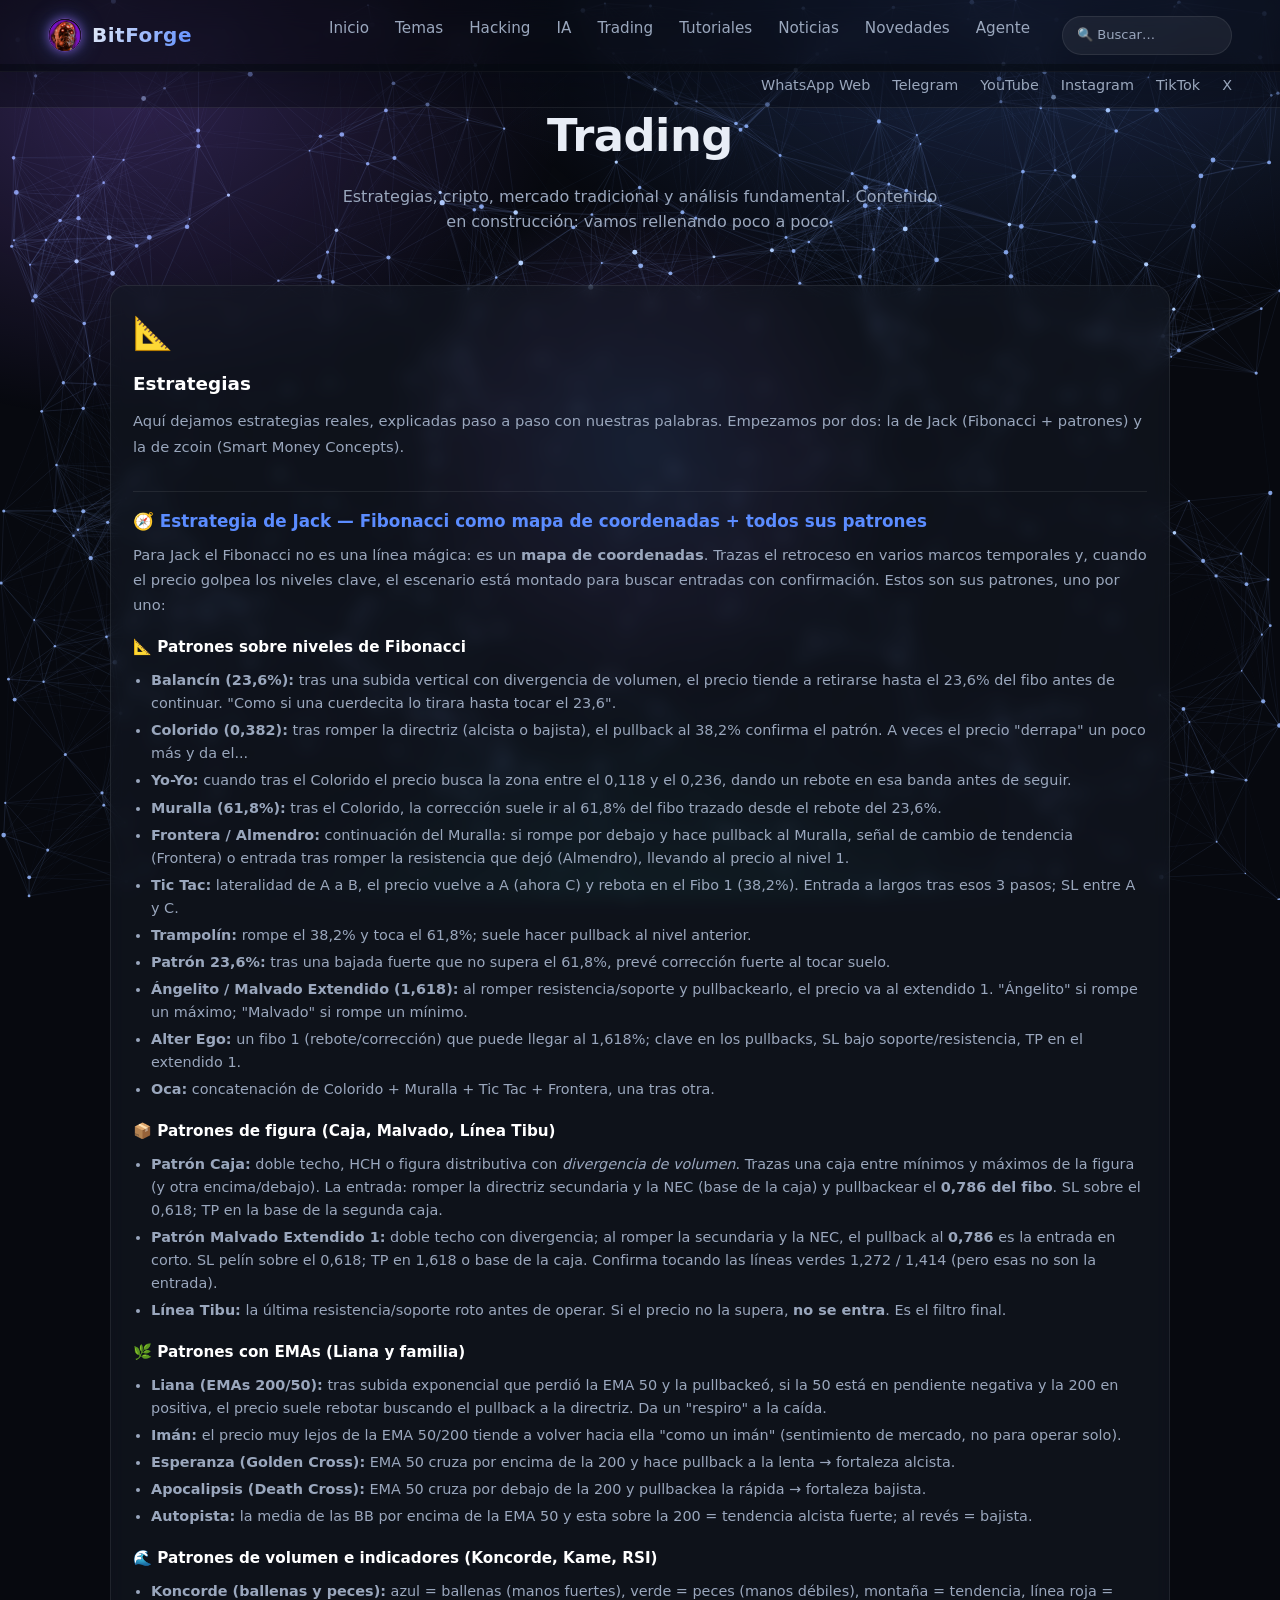
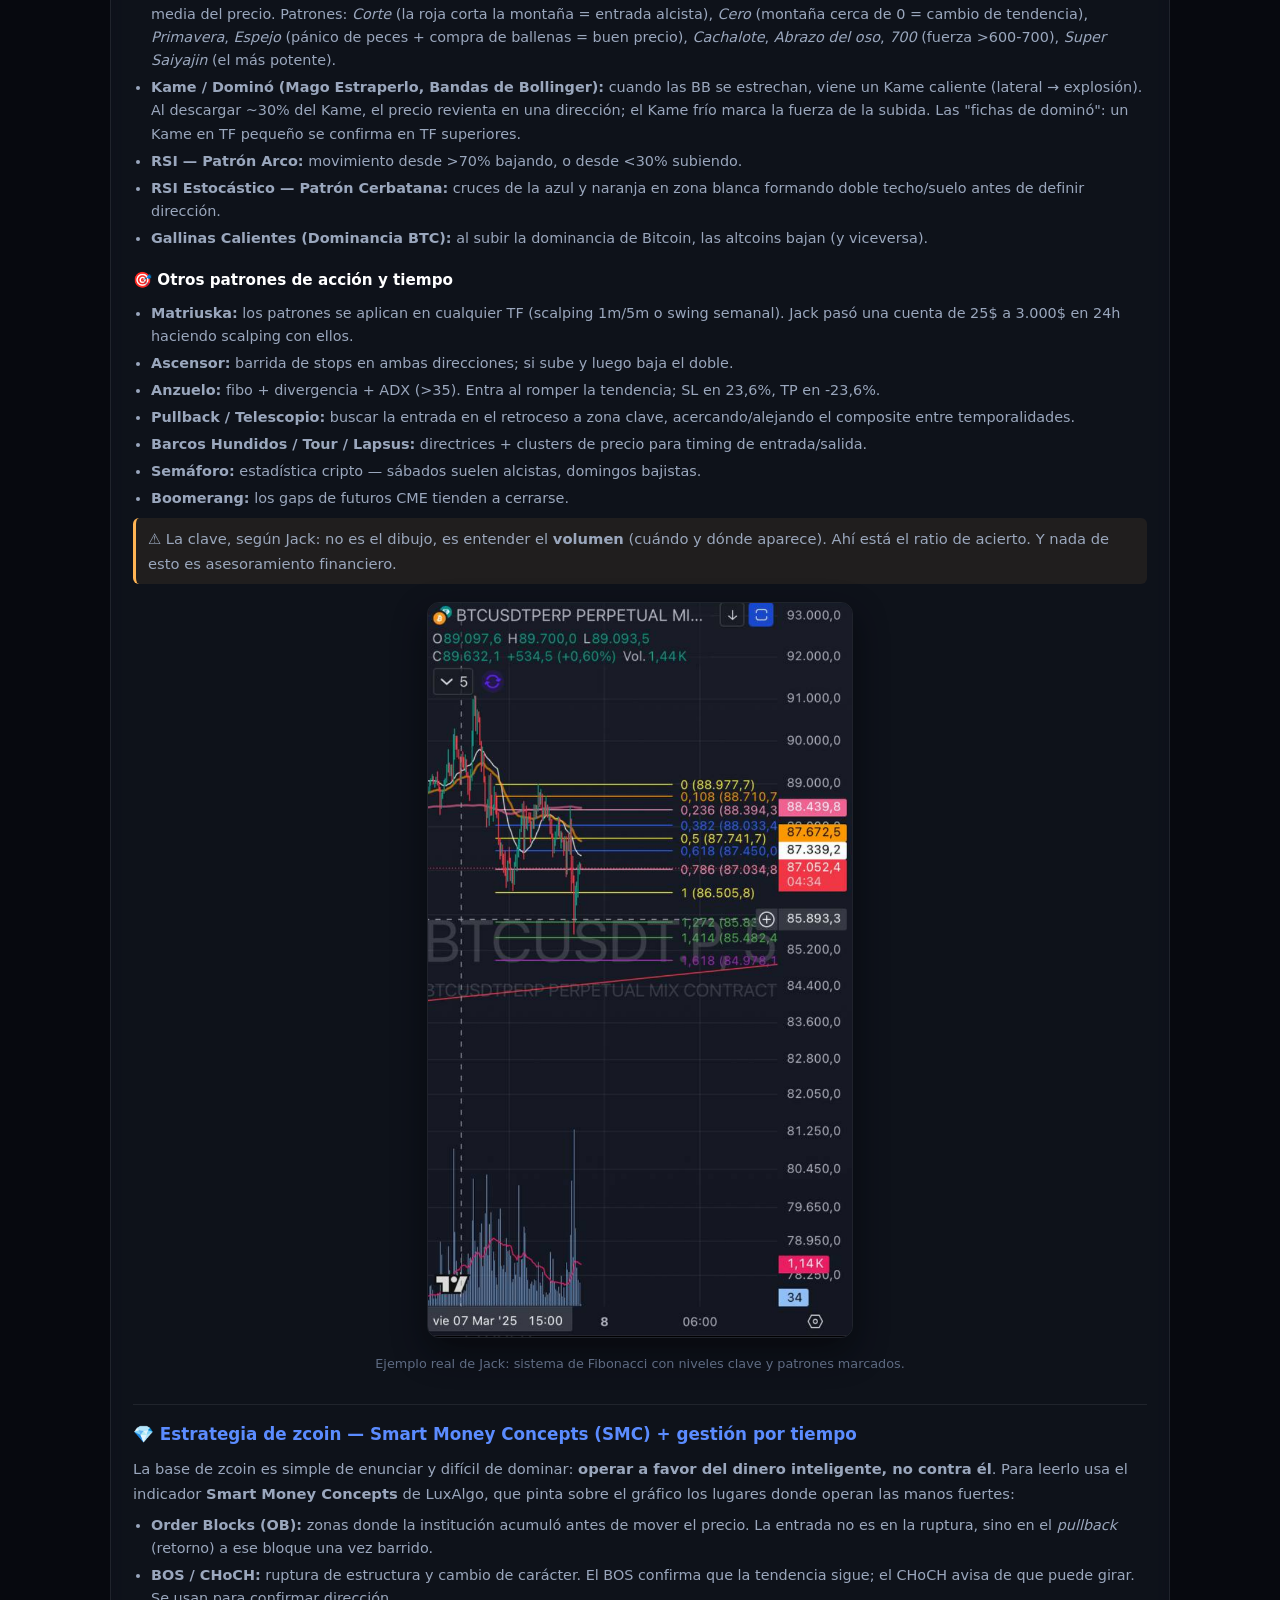
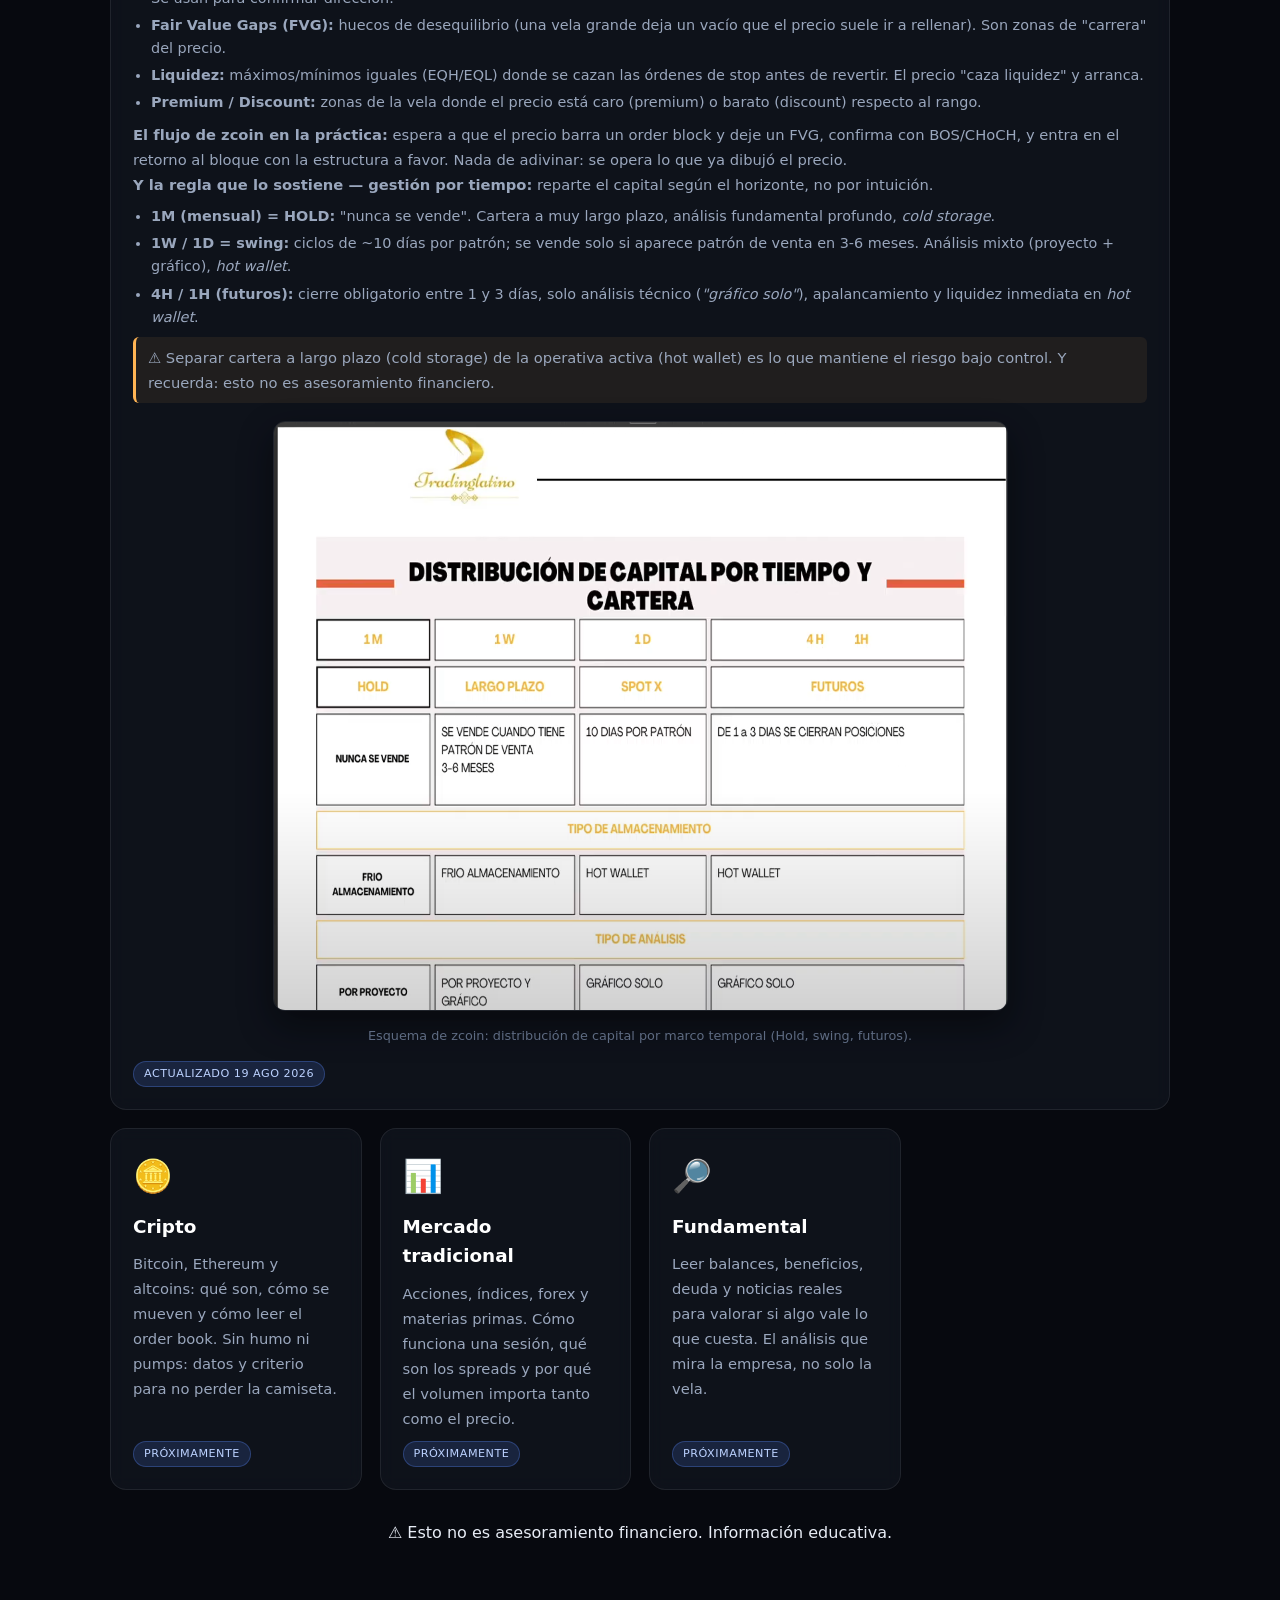
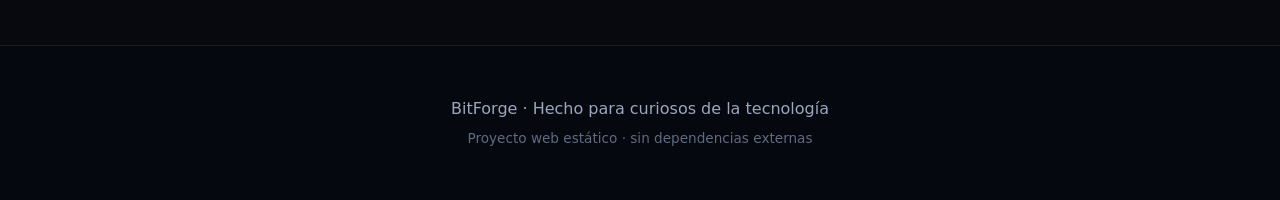
<file: trading.html>
<!DOCTYPE html>
<html lang="es">
<head>
<meta charset="UTF-8" />
<meta name="viewport" content="width=device-width, initial-scale=1.0" />
<title>BitForge — Trading</title>
<meta name="description" content="Trading: estrategias, cripto, mercado tradicional y análisis fundamental." />
<link rel="icon" type="image/png" href="ciborg.png" />
<link rel="stylesheet" href="styles.css" />
</head>
<body>
<canvas id="bg"></canvas>
<div class="cursor-glow" id="cursorGlow"></div>
<canvas id="iaSparks"></canvas>
<canvas id="iaSmoke"></canvas>

<header class="nav" id="nav">
  <a href="index.html" class="brand"><img src="ciborg.png" alt="BitForge" class="brand-logo" /><span class="brand-text">BitForge</span></a>
  <nav class="nav-links" id="navLinks">
    <a href="index.html">Inicio</a>
    <a href="index.html#temas">Temas</a>
    <span class="nav-ia" id="navHacking">
      <a href="hacking.html" class="nav-ia-trigger" id="navHackingTrigger">Hacking</a>
      <span class="ia-dropdown" id="hackingDropdown">
        <span class="ia-arrow"></span>
        <span class="ia-sublist" id="linuxSub">
          <a class="ia-item ia-has-sub" href="index.html#linux">Linux ▸</a>
          <span class="ia-sub-items" id="linuxItems">
            <a class="ia-item" href="https://www.kali.org/" target="_blank" rel="noopener noreferrer">Kali Linux</a>
            <a class="ia-item" href="https://www.parrotsec.org/" target="_blank" rel="noopener noreferrer">Parrot Security</a>
            <a class="ia-item" href="https://ubuntu.com/" target="_blank" rel="noopener noreferrer">Ubuntu</a>
            <a class="ia-item" href="https://www.debian.org/" target="_blank" rel="noopener noreferrer">Debian</a>
            <a class="ia-item" href="https://linuxmint.com/" target="_blank" rel="noopener noreferrer">Linux Mint</a>
            <a class="ia-item" href="https://fedoraproject.org/" target="_blank" rel="noopener noreferrer">Fedora</a>
            <a class="ia-item" href="https://archlinux.org/" target="_blank" rel="noopener noreferrer">Arch Linux</a>
          </span>
        </span>
        <a class="ia-item" href="index.html#arduino">Arduino</a>
        <a class="ia-item" href="index.html#esp32">ESP32</a>
        <a class="ia-item" href="index.html#controladoras">Controladoras</a>
        <span class="ia-sublist" id="gadgetsSub">
          <a class="ia-item ia-has-sub" href="index.html#gadgets">Gadgets ▸</a>
          <span class="ia-sub-items" id="gadgetsItems">
            <a class="ia-item" href="https://flipperzero.one/" target="_blank" rel="noopener noreferrer">Flipper Zero</a>
            <a class="ia-item" href="https://github.com/flipperdevices/flipperzero-firmware" target="_blank" rel="noopener noreferrer">Flipper — Oficial</a>
            <a class="ia-item" href="https://github.com/DarkFlippers/unleashed-firmware" target="_blank" rel="noopener noreferrer">Flipper — Unleashed</a>
            <a class="ia-item" href="https://github.com/RogueMaster/flipperzero-firmware-wPlugins" target="_blank" rel="noopener noreferrer">Flipper — RogueMaster</a>
            <a class="ia-item" href="https://github.com/Flipper-XFW/Xtreme-Firmware" target="_blank" rel="noopener noreferrer">Flipper — Xtreme</a>
            <a class="ia-item" href="https://github.com/next-flip/momentum-firmware" target="_blank" rel="noopener noreferrer">Flipper — Momentum</a>
            <a class="ia-item" href="https://bruce.computer/" target="_blank" rel="noopener noreferrer">Flipper — Bruce</a>
            <a class="ia-item" href="https://docs.espressif.com/projects/esp-idf/en/latest/esp32/" target="_blank" rel="noopener noreferrer">ESP32 — ESP-IDF</a>
          </span>
        </span>
        <a class="ia-item" href="https://bruce.computer/" target="_blank" rel="noopener noreferrer">Firmware</a>
        <a class="ia-item" href="https://github.com/bigbrodude6119/flipper-zero-evil-portal" target="_blank" rel="noopener noreferrer">Evil Portal</a>
        <a class="ia-item" href="https://github.com/justcallmekoko/ESP32Marauder" target="_blank" rel="noopener noreferrer">WiFi Marauder</a>
      </span>
    </span>
    <span class="nav-ia" id="navIa">
      <a href="index.html#ia" class="nav-ia-trigger" id="navIaTrigger">IA</a>
      <span class="ia-dropdown" id="iaDropdown">
        <span class="ia-arrow"></span>
        <span class="ia-sublist" id="iaSub">
          <a class="ia-item ia-has-sub" href="#" id="iaToggle">Ollama ▸</a>
          <span class="ia-sub-items" id="iaItems">
            <a class="ia-item" href="https://ollama.com/library/glm-5.2" target="_blank" rel="noopener noreferrer">glm-5.2</a>
            <a class="ia-item" href="https://ollama.com/library/deepseek-v4-flash" target="_blank" rel="noopener noreferrer">deepseek-v4-flash</a>
            <a class="ia-item" href="https://ollama.com/library/kimi-k3" target="_blank" rel="noopener noreferrer">kimi-k3</a>
            <a class="ia-item" href="https://ollama.com/library/qwen3.8" target="_blank" rel="noopener noreferrer">qwen3.8</a>
            <a class="ia-item" href="https://ollama.com/library/llama3.1" target="_blank" rel="noopener noreferrer">llama3.1</a>
            <a class="ia-item" href="https://ollama.com/library/mistral" target="_blank" rel="noopener noreferrer">mistral</a>
            <a class="ia-item" href="https://ollama.com/library/deepseek-coder" target="_blank" rel="noopener noreferrer">deepseek-coder</a>
            <a class="ia-item" href="https://ollama.com/library/codellama" target="_blank" rel="noopener noreferrer">codellama</a>
            <a class="ia-item" href="https://ollama.com/library/gemma2" target="_blank" rel="noopener noreferrer">gemma2</a>
          </span>
        </span>
                <a class="ia-item" href="https://huggingface.co/" target="_blank" rel="noopener noreferrer">Hugging Face</a>
<a class="ia-item" href="https://unvelai.com/ia/" target="_blank" rel="noopener noreferrer">Buscador de IA</a>
      </span>
    </span>
    <span class="nav-ia" id="navTrading">
      <a href="trading.html" class="nav-ia-trigger" id="navTradingTrigger">Trading</a>
      <span class="ia-dropdown" id="tradingDropdown">
        <span class="ia-arrow"></span>
        <a class="ia-item" href="trading.html#estrategias">Estrategias</a>
        <a class="ia-item" href="trading.html#cripto">Cripto</a>
        <a class="ia-item" href="trading.html#tradicional">Mercado tradicional</a>
        <a class="ia-item" href="trading.html#fundamental">Fundamental</a>
      </span>
    </span>
    <a href="index.html#tutoriales">Tutoriales</a>
    <a href="noticias.html">Noticias</a>
    <a href="index.html#novedades">Novedades</a>
    <a href="#" id="terminalOpen">Agente</a>
    <input type="search" id="heroSearch" class="nav-search" placeholder="🔍 Buscar…" aria-label="Buscar" />
  </nav>
  <button class="nav-toggle" id="navToggle" aria-label="Abrir menú">☰</button>
  <nav class="nav-social" aria-label="Redes y accesos">
    <a href="https://web.whatsapp.com/" target="_blank" rel="noopener noreferrer">WhatsApp Web</a>
    <a href="https://web.telegram.org/" target="_blank" rel="noopener noreferrer">Telegram</a>
    <a href="https://www.youtube.com/" target="_blank" rel="noopener noreferrer">YouTube</a>
    <a href="https://www.instagram.com/" target="_blank" rel="noopener noreferrer">Instagram</a>
    <a href="https://www.tiktok.com/" target="_blank" rel="noopener noreferrer">TikTok</a>
    <a href="https://x.com/" target="_blank" rel="noopener noreferrer">X</a>
  </nav>
</header>

<section class="section">
  <h2 class="section-title" data-reveal>Trading</h2>
  <p class="section-lead" data-reveal>Estrategias, cripto, mercado tradicional y análisis fundamental. Contenido en construcción: vamos rellenando poco a poco.</p>

  <div class="trading-grid">
    <article class="trade-card trade-detail">
      <div class="trade-icon">📐</div>
      <h3 id="estrategias">Estrategias</h3>
      <p class="trade-intro">Aquí dejamos estrategias reales, explicadas paso a paso con nuestras palabras. Empezamos por dos: la de Jack (Fibonacci + patrones) y la de zcoin (Smart Money Concepts).</p>

      <div class="strat">
        <h4>🧭 Estrategia de Jack — Fibonacci como mapa de coordenadas + todos sus patrones</h4>
        <p>Para Jack el Fibonacci no es una línea mágica: es un <strong>mapa de coordenadas</strong>. Trazas el retroceso en varios marcos temporales y, cuando el precio golpea los niveles clave, el escenario está montado para buscar entradas con confirmación. Estos son sus patrones, uno por uno:</p>

        <p class="sub">📐 Patrones sobre niveles de Fibonacci</p>
        <ul>
          <li><strong>Balancín (23,6%):</strong> tras una subida vertical con divergencia de volumen, el precio tiende a retirarse hasta el 23,6% del fibo antes de continuar. "Como si una cuerdecita lo tirara hasta tocar el 23,6".</li>
          <li><strong>Colorido (0,382):</strong> tras romper la directriz (alcista o bajista), el pullback al 38,2% confirma el patrón. A veces el precio "derrapa" un poco más y da el...</li>
          <li><strong>Yo-Yo:</strong> cuando tras el Colorido el precio busca la zona entre el 0,118 y el 0,236, dando un rebote en esa banda antes de seguir.</li>
          <li><strong>Muralla (61,8%):</strong> tras el Colorido, la corrección suele ir al 61,8% del fibo trazado desde el rebote del 23,6%.</li>
          <li><strong>Frontera / Almendro:</strong> continuación del Muralla: si rompe por debajo y hace pullback al Muralla, señal de cambio de tendencia (Frontera) o entrada tras romper la resistencia que dejó (Almendro), llevando al precio al nivel 1.</li>
          <li><strong>Tic Tac:</strong> lateralidad de A a B, el precio vuelve a A (ahora C) y rebota en el Fibo 1 (38,2%). Entrada a largos tras esos 3 pasos; SL entre A y C.</li>
          <li><strong>Trampolín:</strong> rompe el 38,2% y toca el 61,8%; suele hacer pullback al nivel anterior.</li>
          <li><strong>Patrón 23,6%:</strong> tras una bajada fuerte que no supera el 61,8%, prevé corrección fuerte al tocar suelo.</li>
          <li><strong>Ángelito / Malvado Extendido (1,618):</strong> al romper resistencia/soporte y pullbackearlo, el precio va al extendido 1. "Ángelito" si rompe un máximo; "Malvado" si rompe un mínimo.</li>
          <li><strong>Alter Ego:</strong> un fibo 1 (rebote/corrección) que puede llegar al 1,618%; clave en los pullbacks, SL bajo soporte/resistencia, TP en el extendido 1.</li>
          <li><strong>Oca:</strong> concatenación de Colorido + Muralla + Tic Tac + Frontera, una tras otra.</li>
        </ul>

        <p class="sub">📦 Patrones de figura (Caja, Malvado, Línea Tibu)</p>
        <ul>
          <li><strong>Patrón Caja:</strong> doble techo, HCH o figura distributiva con <em>divergencia de volumen</em>. Trazas una caja entre mínimos y máximos de la figura (y otra encima/debajo). La entrada: romper la directriz secundaria y la NEC (base de la caja) y pullbackear el <strong>0,786 del fibo</strong>. SL sobre el 0,618; TP en la base de la segunda caja.</li>
          <li><strong>Patrón Malvado Extendido 1:</strong> doble techo con divergencia; al romper la secundaria y la NEC, el pullback al <strong>0,786</strong> es la entrada en corto. SL pelín sobre el 0,618; TP en 1,618 o base de la caja. Confirma tocando las líneas verdes 1,272 / 1,414 (pero esas no son la entrada).</li>
          <li><strong>Línea Tibu:</strong> la última resistencia/soporte roto antes de operar. Si el precio no la supera, <strong>no se entra</strong>. Es el filtro final.</li>
        </ul>

        <p class="sub">🌿 Patrones con EMAs (Liana y familia)</p>
        <ul>
          <li><strong>Liana (EMAs 200/50):</strong> tras subida exponencial que perdió la EMA 50 y la pullbackeó, si la 50 está en pendiente negativa y la 200 en positiva, el precio suele rebotar buscando el pullback a la directriz. Da un "respiro" a la caída.</li>
          <li><strong>Imán:</strong> el precio muy lejos de la EMA 50/200 tiende a volver hacia ella "como un imán" (sentimiento de mercado, no para operar solo).</li>
          <li><strong>Esperanza (Golden Cross):</strong> EMA 50 cruza por encima de la 200 y hace pullback a la lenta → fortaleza alcista.</li>
          <li><strong>Apocalipsis (Death Cross):</strong> EMA 50 cruza por debajo de la 200 y pullbackea la rápida → fortaleza bajista.</li>
          <li><strong>Autopista:</strong> la media de las BB por encima de la EMA 50 y esta sobre la 200 = tendencia alcista fuerte; al revés = bajista.</li>
        </ul>

        <p class="sub">🌊 Patrones de volumen e indicadores (Koncorde, Kame, RSI)</p>
        <ul>
          <li><strong>Koncorde (ballenas y peces):</strong> azul = ballenas (manos fuertes), verde = peces (manos débiles), montaña = tendencia, línea roja = media del precio. Patrones: <em>Corte</em> (la roja corta la montaña = entrada alcista), <em>Cero</em> (montaña cerca de 0 = cambio de tendencia), <em>Primavera</em>, <em>Espejo</em> (pánico de peces + compra de ballenas = buen precio), <em>Cachalote</em>, <em>Abrazo del oso</em>, <em>700</em> (fuerza &gt;600-700), <em>Super Saiyajin</em> (el más potente).</li>
          <li><strong>Kame / Dominó (Mago Estraperlo, Bandas de Bollinger):</strong> cuando las BB se estrechan, viene un Kame caliente (lateral → explosión). Al descargar ~30% del Kame, el precio revienta en una dirección; el Kame frío marca la fuerza de la subida. Las "fichas de dominó": un Kame en TF pequeño se confirma en TF superiores.</li>
          <li><strong>RSI — Patrón Arco:</strong> movimiento desde &gt;70% bajando, o desde &lt;30% subiendo.</li>
          <li><strong>RSI Estocástico — Patrón Cerbatana:</strong> cruces de la azul y naranja en zona blanca formando doble techo/suelo antes de definir dirección.</li>
          <li><strong>Gallinas Calientes (Dominancia BTC):</strong> al subir la dominancia de Bitcoin, las altcoins bajan (y viceversa).</li>
        </ul>

        <p class="sub">🎯 Otros patrones de acción y tiempo</p>
        <ul>
          <li><strong>Matriuska:</strong> los patrones se aplican en cualquier TF (scalping 1m/5m o swing semanal). Jack pasó una cuenta de 25$ a 3.000$ en 24h haciendo scalping con ellos.</li>
          <li><strong>Ascensor:</strong> barrida de stops en ambas direcciones; si sube y luego baja el doble.</li>
          <li><strong>Anzuelo:</strong> fibo + divergencia + ADX (&gt;35). Entra al romper la tendencia; SL en 23,6%, TP en -23,6%.</li>
          <li><strong>Pullback / Telescopio:</strong> buscar la entrada en el retroceso a zona clave, acercando/alejando el composite entre temporalidades.</li>
          <li><strong>Barcos Hundidos / Tour / Lapsus:</strong> directrices + clusters de precio para timing de entrada/salida.</li>
          <li><strong>Semáforo:</strong> estadística cripto — sábados suelen alcistas, domingos bajistas.</li>
          <li><strong>Boomerang:</strong> los gaps de futuros CME tienden a cerrarse.</li>
        </ul>
        <p class="trade-note">⚠️ La clave, según Jack: no es el dibujo, es entender el <strong>volumen</strong> (cuándo y dónde aparece). Ahí está el ratio de acierto. Y nada de esto es asesoramiento financiero.</p>
        <figure class="strat-fig">
          <img src="assets/jack-fibonacci.png" alt="Gráfico de Fibonacci de Jack con niveles y patrones" loading="lazy" />
          <figcaption>Ejemplo real de Jack: sistema de Fibonacci con niveles clave y patrones marcados.</figcaption>
        </figure>
      </div>

      <div class="strat">
        <h4>💎 Estrategia de zcoin — Smart Money Concepts (SMC) + gestión por tiempo</h4>
        <p>La base de zcoin es simple de enunciar y difícil de dominar: <strong>operar a favor del dinero inteligente, no contra él</strong>. Para leerlo usa el indicador <strong>Smart Money Concepts</strong> de LuxAlgo, que pinta sobre el gráfico los lugares donde operan las manos fuertes:</p>
        <ul>
          <li><strong>Order Blocks (OB):</strong> zonas donde la institución acumuló antes de mover el precio. La entrada no es en la ruptura, sino en el <em>pullback</em> (retorno) a ese bloque una vez barrido.</li>
          <li><strong>BOS / CHoCH:</strong> ruptura de estructura y cambio de carácter. El BOS confirma que la tendencia sigue; el CHoCH avisa de que puede girar. Se usan para confirmar dirección.</li>
          <li><strong>Fair Value Gaps (FVG):</strong> huecos de desequilibrio (una vela grande deja un vacío que el precio suele ir a rellenar). Son zonas de "carrera" del precio.</li>
          <li><strong>Liquidez:</strong> máximos/mínimos iguales (EQH/EQL) donde se cazan las órdenes de stop antes de revertir. El precio "caza liquidez" y arranca.</li>
          <li><strong>Premium / Discount:</strong> zonas de la vela donde el precio está caro (premium) o barato (discount) respecto al rango.</li>
        </ul>
        <p><strong>El flujo de zcoin en la práctica:</strong> espera a que el precio barra un order block y deje un FVG, confirma con BOS/CHoCH, y entra en el retorno al bloque con la estructura a favor. Nada de adivinar: se opera lo que ya dibujó el precio.</p>
        <p><strong>Y la regla que lo sostiene — gestión por tiempo:</strong> reparte el capital según el horizonte, no por intuición.</p>
        <ul>
          <li><strong>1M (mensual) = HOLD:</strong> "nunca se vende". Cartera a muy largo plazo, análisis fundamental profundo, <em>cold storage</em>.</li>
          <li><strong>1W / 1D = swing:</strong> ciclos de ~10 días por patrón; se vende solo si aparece patrón de venta en 3-6 meses. Análisis mixto (proyecto + gráfico), <em>hot wallet</em>.</li>
          <li><strong>4H / 1H (futuros):</strong> cierre obligatorio entre 1 y 3 días, solo análisis técnico (<em>"gráfico solo"</em>), apalancamiento y liquidez inmediata en <em>hot wallet</em>.</li>
        </ul>
        <p class="trade-note">⚠️ Separar cartera a largo plazo (cold storage) de la operativa activa (hot wallet) es lo que mantiene el riesgo bajo control. Y recuerda: esto no es asesoramiento financiero.</p>
        <figure class="strat-fig">
          <img src="assets/zcoin-notas.png" alt="Notas de trading de zcoin: distribución de capital por tiempo" loading="lazy" />
          <figcaption>Esquema de zcoin: distribución de capital por marco temporal (Hold, swing, futuros).</figcaption>
        </figure>
      </div>

      <span class="trade-tag">Actualizado 19 AGO 2026</span>
    </article>

    <article class="trade-card">
      <div class="trade-icon">🪙</div>
      <h3 id="cripto">Cripto</h3>
      <p>Bitcoin, Ethereum y altcoins: qué son, cómo se mueven y cómo leer el order book. Sin humo ni pumps: datos y criterio para no perder la camiseta.</p>
      <span class="trade-tag">Próximamente</span>
    </article>

    <article class="trade-card">
      <div class="trade-icon">📊</div>
      <h3 id="tradicional">Mercado tradicional</h3>
      <p>Acciones, índices, forex y materias primas. Cómo funciona una sesión, qué son los spreads y por qué el volumen importa tanto como el precio.</p>
      <span class="trade-tag">Próximamente</span>
    </article>

    <article class="trade-card">
      <div class="trade-icon">🔎</div>
      <h3 id="fundamental">Fundamental</h3>
      <p>Leer balances, beneficios, deuda y noticias reales para valorar si algo vale lo que cuesta. El análisis que mira la empresa, no solo la vela.</p>
      <span class="trade-tag">Próximamente</span>
    </article>
  </div>

  <p class="dim" style="text-align:center;margin-top:30px">⚠️ Esto no es asesoramiento financiero. Información educativa.</p>
</section>

<footer class="footer">
  <p>BitForge · Hecho para curiosos de la tecnología</p>
  <p class="dim">Proyecto web estático · sin dependencias externas</p>
</footer>

<script src="script.js"></script>
<script src="bg-figures.js"></script>
<div class="terminal-overlay" id="terminalOverlay" aria-hidden="true">
  <div class="terminal-window" role="dialog" aria-label="BitForge Agente">
    <div class="terminal-head">
      <div class="terminal-title">
        <span class="terminal-dot"></span> BitForge <span class="dim">Agente</span>
      </div>
      <button class="terminal-close" id="terminalClose" aria-label="Cerrar">✕</button>
    </div>
    <div class="terminal-chat" id="terminalChat">
      <div class="msg bot">
        <div class="avatar">BF</div>
        <div class="bubble">¡Hola! Soy el agente de BitForge. Escribe aquí tu duda de Linux, IA o Flipper Zero.</div>
      </div>
    </div>
    <div class="terminal-input">
      <div class="attach-row">
        <button class="attach-btn" title="Adjuntar imagen" id="attachImg">🖼️</button>
        <button class="attach-btn" title="Adjuntar archivo" id="attachFile">📎</button>
        <button class="attach-btn" title="Más" id="attachMore">➕</button>
        <span class="attach-name" id="attachName"></span>
      </div>
      <div class="input-row">
        <textarea id="terminalText" rows="1" placeholder="Escribe un mensaje…"></textarea>
        <button class="send-btn" id="terminalSend">➤</button>
      </div>
      <input type="file" id="fileImg" accept="image/*" hidden />
      <input type="file" id="fileAny" hidden />
    </div>
  </div>
</div>
</body>
</html>
</file>
<file: styles.css>
:root{
  --bg:#07090f;
  --bg-2:#0c1018;
  --panel:rgba(20,26,38,0.55);
  --panel-solid:#121826;
  --text:#e8edf6;
  --muted:#9aa7bd;
  --dim:#5e6b82;
  --accent:#5b8cff;
  --accent-2:#a06bff;
  --accent-3:#27e0c0;
  --border:rgba(255,255,255,0.08);
  --radius:18px;
  --maxw:1140px;
}

*{box-sizing:border-box;margin:0;padding:0}
html{scroll-behavior:smooth}
body{
  font-family:"Segoe UI",system-ui,-apple-system,Roboto,Helvetica,Arial,sans-serif;
  background:var(--bg);
  color:var(--text);
  line-height:1.6;
  overflow-x:hidden;
  position:relative;
}
#bg{position:fixed;inset:0;width:100%;height:100%;z-index:-2;display:block}
body::before{
  content:"";position:fixed;inset:0;z-index:-1;pointer-events:none;
  background:radial-gradient(1000px 700px at 80% -10%,rgba(91,140,255,0.30),transparent 60%),
             radial-gradient(800px 600px at 10% 10%,rgba(160,107,255,0.26),transparent 55%),
             radial-gradient(700px 500px at 50% 110%,rgba(39,224,192,0.14),transparent 60%);
}
/* etiqueta discreta de la figura que se forma en el fondo */
.fig-label{
  position:fixed;left:50%;bottom:24px;transform:translateX(-50%);
  z-index:1;pointer-events:none;
  font-size:.72rem;letter-spacing:3px;text-transform:uppercase;
  color:var(--dim);
  background:rgba(7,9,15,0.35);border:1px solid var(--border);
  padding:6px 14px;border-radius:999px;backdrop-filter:blur(6px);
  transition:opacity .4s;
}
.cursor-glow{
  position:fixed;width:520px;height:520px;border-radius:50%;pointer-events:none;z-index:0;
  background:radial-gradient(circle, rgba(91,140,255,0.22), rgba(160,107,255,0.10) 40%, transparent 70%);
  transform:translate(-50%,-50%);transition:opacity .3s;mix-blend-mode:screen;
}

/* ===== NAV ===== */
.nav{
  position:fixed;top:0;left:0;right:0;z-index:50;
  display:flex;align-items:center;justify-content:space-between;
  padding:16px clamp(18px,5vw,48px);
  backdrop-filter:blur(14px);background:rgba(7,9,15,0.55);
  border-bottom:1px solid var(--border);
  transition:background .3s, padding .3s;
}
.nav.scrolled{background:rgba(7,9,15,0.85);padding:12px clamp(18px,5vw,48px)}
.brand{font-weight:800;font-size:1.25rem;letter-spacing:.5px;text-decoration:none;color:var(--text);display:flex;align-items:center;gap:10px}
.brand-logo{
  width:34px;height:34px;border-radius:50%;object-fit:cover;
  border:1px solid rgba(160,107,255,.5);
  box-shadow:0 0 10px rgba(160,107,255,.55), 0 0 22px rgba(91,140,255,.35);
  animation:brandPulse 2.6s ease-in-out infinite;
}
@keyframes brandPulse{
  0%,100%{box-shadow:0 0 10px rgba(160,107,255,.55), 0 0 22px rgba(91,140,255,.35);transform:scale(1)}
  50%{box-shadow:0 0 16px rgba(200,120,255,.85), 0 0 34px rgba(120,170,255,.6);transform:scale(1.06)}
}
.brand-text{background:linear-gradient(120deg,var(--text),var(--accent));-webkit-background-clip:text;background-clip:text;color:transparent;transition:text-shadow .25s, filter .25s}
.brand:hover .brand-logo{
  animation-play-state:paused;
  transform:scale(1.12) rotate(-6deg);
  box-shadow:0 0 20px rgba(200,120,255,.95), 0 0 40px rgba(120,170,255,.7);
  border-color:rgba(200,140,255,.9);
}
.brand:hover .brand-text{
  filter:brightness(1.25);
  text-shadow:0 0 14px rgba(120,170,255,.65);
}
.brand{transition:transform .2s}
.nav-links{display:flex;gap:26px}
.nav-links a{color:var(--muted);text-decoration:none;font-size:.95rem;position:relative;transition:color .2s}
.nav-links a::after{content:"";position:absolute;left:0;bottom:-6px;height:2px;width:0;background:linear-gradient(90deg,var(--accent),var(--accent-2));transition:width .25s}
.nav-links a:hover{color:var(--text)}
.nav-links a:hover::after{width:100%}
.nav-toggle{display:none;background:none;border:none;color:var(--text);font-size:1.6rem;cursor:pointer}
.nav-social{
  position:fixed;top:64px;right:0;left:0;z-index:49;
  display:flex;align-items:center;justify-content:flex-end;gap:22px;flex-wrap:wrap;
  padding:10px clamp(18px,5vw,48px);
  backdrop-filter:blur(14px);background:rgba(7,9,15,0.4);
  border-bottom:1px solid var(--border);
}
.nav-social a{color:var(--muted);text-decoration:none;font-size:.9rem;transition:color .2s}
.nav-social a:hover{color:var(--text)}

/* ===== HERO ===== */
.hero{
  min-height:100vh;display:flex;flex-direction:column;align-items:center;justify-content:center;
  text-align:center;padding:120px 20px 60px;position:relative;
}
.hero-inner{max-width:820px;will-change:transform}
.eyebrow{color:var(--accent-3);font-weight:600;letter-spacing:2px;text-transform:uppercase;font-size:.8rem;margin-bottom:18px}
.hero-title{font-size:clamp(2.4rem,6vw,4.6rem);line-height:1.05;font-weight:800;letter-spacing:-1px}
.grad{background:linear-gradient(120deg,var(--accent),var(--accent-2) 50%,var(--accent-3));-webkit-background-clip:text;background-clip:text;color:transparent}
/* el sufijo "ía" de tecnología en teal para el juego de palabras tecnolo-IA */
.ia-suf{background:none;color:#27e0c0;-webkit-text-fill-color:#27e0c0}
.hero-sub{color:var(--muted);font-size:clamp(1rem,2vw,1.2rem);margin:22px auto 34px;max-width:620px}
.hero-cta{display:flex;gap:14px;justify-content:center;flex-wrap:wrap}
.btn{display:inline-block;padding:14px 28px;border-radius:999px;text-decoration:none;font-weight:600;transition:transform .2s,box-shadow .2s,background .2s;will-change:transform}
.btn-primary{background:linear-gradient(120deg,var(--accent),var(--accent-2));color:#fff;box-shadow:0 10px 30px rgba(91,140,255,0.35)}
.btn-primary:hover{transform:translateY(-3px);box-shadow:0 16px 40px rgba(91,140,255,0.5)}
.btn-ghost{border:1px solid var(--border);color:var(--text);background:rgba(255,255,255,0.03)}
.btn-ghost:hover{transform:translateY(-3px);background:rgba(255,255,255,0.08)}
.scroll-hint{position:absolute;bottom:26px;color:var(--dim);font-size:.8rem;letter-spacing:2px;animation:bob 2s infinite}
@keyframes bob{0%,100%{transform:translateY(0)}50%{transform:translateY(8px)}}

/* ===== SECTIONS ===== */
.section{max-width:var(--maxw);margin:0 auto;padding:100px clamp(18px,5vw,40px)}
.section.alt{background:linear-gradient(180deg,transparent,rgba(12,16,24,0.6),transparent)}
.section-title{font-size:clamp(1.8rem,4vw,2.8rem);font-weight:800;text-align:center;margin-bottom:12px;letter-spacing:-.5px}
.section-title.left{text-align:left}
.section-lead{text-align:center;color:var(--muted);max-width:600px;margin:0 auto 50px}
.grid{display:grid;grid-template-columns:repeat(auto-fit,minmax(260px,1fr));gap:22px}
.card{
  display:block;text-decoration:none;color:inherit;
  background:var(--panel);border:1px solid var(--border);border-radius:var(--radius);
  padding:28px;backdrop-filter:blur(10px);transition:transform .25s,box-shadow .25s,border-color .25s;
  will-change:transform;position:relative;overflow:hidden;
}
.card::before{content:"";position:absolute;inset:0;background:radial-gradient(400px circle at var(--mx,50%) var(--my,50%),rgba(91,140,255,0.12),transparent 45%);opacity:0;transition:opacity .3s}
.card:hover{transform:translateY(-8px);border-color:rgba(91,140,255,0.4);box-shadow:0 24px 60px rgba(0,0,0,0.5)}
.card:hover::before{opacity:1}
.card::after{content:"↗";position:absolute;top:18px;right:20px;font-size:1.2rem;font-weight:800;color:var(--accent);opacity:0;transform:translateY(-4px);transition:opacity .25s,transform .25s}
.card:hover::after{opacity:1;transform:none}
.card-icon{font-size:2.2rem;margin-bottom:14px}
.card h3{font-size:1.25rem;margin-bottom:8px}
.card p{color:var(--muted);font-size:.95rem}

/* ===== SPLIT ===== */
.split{display:grid;grid-template-columns:1fr 1fr;gap:50px;align-items:center}
.split.reverse{direction:rtl}
.split.reverse>*{direction:ltr}
.split-text p{color:var(--muted);margin-bottom:20px}
.checklist{list-style:none;display:flex;flex-direction:column;gap:12px}
.checklist li{position:relative;padding-left:30px;color:var(--text)}
.checklist li::before{content:"✓";position:absolute;left:0;top:0;color:var(--accent-3);font-weight:800}
.fw-submenu{margin-top:26px;padding-top:22px;border-top:1px solid var(--border)}
.fw-title{font-size:.78rem;font-weight:700;letter-spacing:1.5px;text-transform:uppercase;color:var(--muted);margin-bottom:14px}
.fw-link{display:inline-block;margin:0 10px 10px 0;padding:9px 16px;border:1px solid var(--border);border-radius:999px;color:var(--text);text-decoration:none;font-size:.9rem;font-weight:600;transition:transform .2s,border-color .2s,background .2s}
.fw-link:hover{transform:translateY(-3px);border-color:rgba(160,107,255,.5);background:rgba(160,107,255,.12)}
.fw-blog{margin-top:6px;border-color:rgba(39,224,192,.35);color:var(--accent-3)}
.fw-blog:hover{border-color:rgba(39,224,192,.6);background:rgba(39,224,192,.12)}
.split-visual{will-change:transform}
.code{background:var(--panel-solid);border:1px solid var(--border);border-radius:var(--radius);padding:26px;font-family:"Cascadia Code",Consolas,monospace;font-size:.95rem;color:#cfe1ff;box-shadow:0 20px 50px rgba(0,0,0,.45)}
.code .dim{color:var(--dim)}
.flipper-screen{background:#0a0e16;border:1px solid var(--border);border-radius:24px;padding:30px;box-shadow:0 24px 60px rgba(0,0,0,.5);min-height:200px;display:flex;flex-direction:column;justify-content:center;gap:16px}
.flipper-line{font-family:monospace;color:var(--accent-3);font-size:1.1rem}
.flipper-line.dim{color:var(--dim);font-size:.85rem}
.flipper-bar{height:10px;background:rgba(255,255,255,.06);border-radius:999px;overflow:hidden}
.flipper-bar span{display:block;height:100%;width:60%;background:linear-gradient(90deg,var(--accent),var(--accent-2));animation:load 2.4s ease-in-out infinite}
@keyframes load{0%{width:20%}50%{width:80%}100%{width:20%}}

/* ===== TIMELINE ===== */
.timeline{display:grid;grid-template-columns:repeat(auto-fit,minmax(220px,1fr));gap:20px;margin-top:30px}
.tl-item{display:block;text-decoration:none;color:inherit;background:var(--panel);border:1px solid var(--border);border-radius:var(--radius);padding:24px;transition:transform .25s,box-shadow .25s,border-color .25s}
.tl-item:hover{transform:translateY(-6px);border-color:rgba(91,140,255,.4);box-shadow:0 20px 50px rgba(0,0,0,.45)}
.tl-num{font-size:2rem;font-weight:900;background:linear-gradient(120deg,var(--accent),var(--accent-2));-webkit-background-clip:text;background-clip:text;color:transparent}
.tl-item h4{margin:8px 0 6px;font-size:1.1rem}
.tl-item p{color:var(--muted);font-size:.92rem}

/* ===== NEWS ===== */
.news-grid{display:grid;grid-template-columns:repeat(auto-fit,minmax(280px,1fr));gap:22px;margin-top:30px}
.news{display:block;text-decoration:none;color:inherit;background:var(--panel);border:1px solid var(--border);border-radius:var(--radius);padding:26px;transition:transform .25s,border-color .25s;will-change:transform;position:relative}
.news:hover{transform:translateY(-6px);border-color:rgba(160,107,255,.4)}
.news::after{content:"↗";position:absolute;top:16px;right:18px;font-size:1.1rem;font-weight:800;color:var(--accent-2);opacity:0;transform:translateY(-4px);transition:opacity .25s,transform .25s}
.news:hover::after{opacity:1;transform:none}
.tag{display:inline-block;font-size:.72rem;font-weight:700;letter-spacing:1px;text-transform:uppercase;color:var(--accent-3);border:1px solid rgba(39,224,192,.3);padding:4px 10px;border-radius:999px;margin-bottom:12px}
.news h4{font-size:1.15rem;margin-bottom:8px}
.news p{color:var(--muted);font-size:.92rem}

/* ===== FOOTER ===== */
.footer{text-align:center;padding:50px 20px;color:var(--muted);border-top:1px solid var(--border);background:rgba(7,9,15,.6)}
.footer .dim{color:var(--dim);font-size:.85rem;margin-top:6px}

/* ===== REVEAL ===== */
[data-reveal]{opacity:0;transform:translateY(30px);transition:opacity .7s,transform .7s}
[data-reveal].in{opacity:1;transform:none}

/* ===== RESPONSIVE ===== */
@media(max-width:820px){
  .nav-links{position:fixed;top:64px;right:0;flex-direction:column;background:rgba(7,9,15,.96);padding:24px 32px;gap:18px;border-left:1px solid var(--border);border-bottom:1px solid var(--border);transform:translateX(110%);transition:transform .3s;border-radius:0 0 0 16px}
  .nav-links.open{transform:none}
  .nav-toggle{display:block}
  .split{grid-template-columns:1fr;gap:30px}
}
@media(prefers-reduced-motion:reduce){
  *{animation:none!important;transition:none!important}
  [data-reveal]{opacity:1;transform:none}
  /* los items del menú deben verse igual aunque haya reduced-motion */
  .ia-item{opacity:1!important;transform:none!important}
}

/* ===== MENÚ VERTICAL "IA" — efecto portal de datos ===== */
.nav-ia{position:relative;display:inline-flex}
.nav-ia-trigger{display:inline-block}
.nav-ia-trigger::after{content:"";position:absolute;left:0;bottom:-6px;height:2px;width:0;background:linear-gradient(90deg,var(--accent),var(--accent-2));transition:width .25s}
.nav-ia:hover .nav-ia-trigger::after{width:100%}
/* puente invisible para no cerrar al cruzar el hueco hasta el desplegable */
.nav-ia::after{content:"";position:absolute;top:100%;left:0;right:0;height:22px;z-index:1;pointer-events:auto}
/* al sacar el ratón, el menú se desintegra como humo */
.ia-dropdown.evaporating{
  opacity:0!important;visibility:visible!important;
  filter:blur(14px);
  transform:translateX(-50%) translateY(-14px) scale(.9);
  transition:opacity .5s ease, filter .5s ease, transform .5s ease;
}

.ia-dropdown{
  position:absolute;top:calc(100% + 16px);left:50%;transform:translateX(-50%);
  min-width:230px;display:flex;flex-direction:column;
  background:rgba(10,14,22,0.82);backdrop-filter:blur(18px);
  border:1px solid var(--border);border-radius:16px;padding:8px;
  /* sin overflow:hidden para que el submenu de distros flote fuera sin recortarse */
  box-shadow:0 24px 70px rgba(0,0,0,.6), 0 0 0 1px rgba(91,140,255,.15), 0 0 40px rgba(91,140,255,.18);
  opacity:0;visibility:hidden;transform:translateX(-50%) translateY(-14px) scale(.96);
  transition:opacity .28s cubic-bezier(.2,.9,.3,1.3), transform .28s cubic-bezier(.2,.9,.3,1.3), visibility .28s, filter .35s ease;
  z-index:80;
}
/* borde con gradiente animado (flujo de neón) */
.ia-dropdown::after{
  content:"";position:absolute;inset:0;border-radius:16px;padding:1px;pointer-events:none;
  background:linear-gradient(130deg,var(--accent),var(--accent-2),var(--accent-3),var(--accent));
  background-size:300% 300%;
  -webkit-mask:linear-gradient(#000 0 0) content-box,linear-gradient(#000 0 0);
  -webkit-mask-composite:xor;mask-composite:exclude;
  opacity:0;transition:opacity .3s;animation:borderflow 4s linear infinite;
}
@keyframes borderflow{0%{background-position:0% 50%}100%{background-position:300% 50%}}

/* rayo de escaneo HUD que recorre el menú al abrir */
.ia-dropdown::before{
  content:"";position:absolute;left:0;right:0;top:0;height:60px;pointer-events:none;z-index:2;
  background:linear-gradient(180deg,rgba(91,140,255,.35),transparent);
  opacity:0;
}
.nav-ia.open .ia-dropdown,
.nav-ia:hover .ia-dropdown{opacity:1;visibility:visible;transform:translateX(-50%) translateY(0) scale(1);z-index:80}
.nav-ia.open .ia-dropdown::after,
.nav-ia:hover .ia-dropdown::after{opacity:1}
.nav-ia.open .ia-dropdown::before,
.nav-ia:hover .ia-dropdown::before{animation:scan 0.7s ease-out 1}

@keyframes scan{
  0%{opacity:.9;transform:translateY(-60px);height:40px}
  100%{opacity:0;transform:translateY(320px);height:120px}
}

.ia-item{
  position:relative;display:block;padding:11px 16px;border-radius:10px;
  color:var(--text);text-decoration:none;font-size:.94rem;font-weight:600;z-index:3;
  opacity:0;transform:translateY(16px);
  transition:opacity .35s ease,transform .35s ease,background .18s,color .18s,padding-left .18s,box-shadow .18s;
}
/* visibles al abrir/pasar el ratón (propiedad directa, NO solo animación) */
.nav-ia.open .ia-item,
.nav-ia:hover .ia-item{opacity:1;transform:translateY(0)}
/* entrada en cascada (stagger) al abrir */
.nav-ia.open .ia-item:nth-of-type(1),.nav-ia:hover .ia-item:nth-of-type(1){transition-delay:.04s}
.nav-ia.open .ia-item:nth-of-type(2),.nav-ia:hover .ia-item:nth-of-type(2){transition-delay:.08s}
.nav-ia.open .ia-item:nth-of-type(3),.nav-ia:hover .ia-item:nth-of-type(3){transition-delay:.12s}
.nav-ia.open .ia-item:nth-of-type(4),.nav-ia:hover .ia-item:nth-of-type(4){transition-delay:.16s}
.nav-ia.open .ia-item:nth-of-type(5),.nav-ia:hover .ia-item:nth-of-type(5){transition-delay:.20s}
.nav-ia.open .ia-item:nth-of-type(6),.nav-ia:hover .ia-item:nth-of-type(6){transition-delay:.24s}
.nav-ia.open .ia-item:nth-of-type(7),.nav-ia:hover .ia-item:nth-of-type(7){transition-delay:.28s}
.nav-ia.open .ia-item:nth-of-type(8),.nav-ia:hover .ia-item:nth-of-type(8){transition-delay:.32s}
.nav-ia.open .ia-item:nth-of-type(9),.nav-ia:hover .ia-item:nth-of-type(9){transition-delay:.36s}

.ia-item:hover{
  background:linear-gradient(90deg,rgba(91,140,255,.22),rgba(160,107,255,.10));
  color:#fff;padding-left:24px;box-shadow:0 0 22px rgba(91,140,255,.25);
}
.ia-item:not(:last-child){border-bottom:1px solid rgba(255,255,255,.05)}

/* distros de Linux: al PASAR el raton por encima de Linux, submenu flotante a la derecha (con hueco) */
.ia-sublist{position:relative}
.ia-has-sub{cursor:pointer}
.ia-sub-items{
  position:absolute;left:100%;top:0;min-width:210px;margin-left:14px;
  display:flex;flex-direction:column;
  background:rgba(12,16,26,.98);backdrop-filter:blur(16px);
  border:1px solid var(--border);border-radius:14px;padding:8px;
  box-shadow:0 18px 50px rgba(0,0,0,.65), 0 0 0 1px rgba(91,140,255,.12);
  opacity:0;visibility:hidden;pointer-events:none;
  transform:translateX(-10px);
  transition:opacity .25s ease,transform .25s ease,visibility .25s;
}
/* puente invisible que cubre el hueco para no perder el hover al mover el raton */
.ia-sub-items::before{
  content:"";position:absolute;top:0;bottom:0;left:-18px;width:20px;background:transparent;
}
.ia-sublist:hover .ia-sub-items,
.ia-sublist.keep .ia-sub-items{
  opacity:1;visibility:visible;pointer-events:auto;transform:translateX(0);
}
.ia-sub-items .ia-item{opacity:1;transform:none;font-size:.9rem;font-weight:500;
  transition:background .18s,color .18s,padding-left .18s}
.ia-sub-items .ia-item:hover{background:linear-gradient(90deg,rgba(91,140,255,.22),rgba(160,107,255,.10));color:#fff;padding-left:24px}

/* flechita hacia arriba */
.ia-dropdown .ia-arrow{
  content:"";position:absolute;top:-7px;left:50%;transform:translateX(-50%);
  border-left:7px solid transparent;border-right:7px solid transparent;
  border-bottom:7px solid rgba(10,14,22,.9);z-index:5;
}

/* canvas de partículas (chispa al abrir) — SIEMPRE detrás del dropdown */
#iaSparks{position:fixed;inset:0;width:100%;height:100%;pointer-events:none;z-index:40}
/* canvas de humo al cerrar el menú */
#iaSmoke{position:fixed;inset:0;width:100%;height:100%;pointer-events:none;z-index:90}

/* ===== TERMINAL (apariencia chat tipo GPT/Gemini) ===== */
.terminal-overlay{
  position:fixed;inset:0;z-index:200;display:none;
  background:rgba(4,6,12,.72);backdrop-filter:blur(8px);
  align-items:center;justify-content:center;padding:20px;
}
.terminal-overlay.open{display:flex;animation:termFade .25s ease}
@keyframes termFade{from{opacity:0}to{opacity:1}}
.terminal-window{
  width:min(820px,100%);height:min(86vh,760px);display:flex;flex-direction:column;
  background:linear-gradient(180deg,#0c1018,#080b12);
  border:1px solid var(--border);border-radius:18px;overflow:hidden;
  box-shadow:0 30px 80px rgba(0,0,0,.55);
}
.terminal-head{
  display:flex;align-items:center;justify-content:space-between;
  padding:14px 18px;border-bottom:1px solid var(--border);
  background:rgba(255,255,255,.02);
}
.terminal-title{font-weight:700;display:flex;align-items:center;gap:10px}
.terminal-dot{width:11px;height:11px;border-radius:50%;
  background:linear-gradient(135deg,var(--accent),var(--accent-2));
  box-shadow:0 0 10px var(--accent);}
.terminal-close{
  background:rgba(255,255,255,.06);border:1px solid var(--border);color:var(--text);
  width:34px;height:34px;border-radius:10px;cursor:pointer;font-size:1rem;transition:.2s;
}
.terminal-close:hover{background:rgba(255,80,80,.2);border-color:#ff6b6b}
.terminal-chat{flex:1;overflow-y:auto;padding:22px;display:flex;flex-direction:column;gap:16px}
.terminal-chat::-webkit-scrollbar{width:8px}
.terminal-chat::-webkit-scrollbar-thumb{background:rgba(255,255,255,.12);border-radius:8px}
.msg{display:flex;gap:12px;max-width:86%}
.msg.user{align-self:flex-end;flex-direction:row-reverse}
.msg.bot{align-self:flex-start}
.avatar{
  flex:0 0 auto;width:34px;height:34px;border-radius:10px;display:grid;place-items:center;
  font-size:.72rem;font-weight:800;color:#fff;
  background:linear-gradient(135deg,var(--accent),var(--accent-2));
}
.msg.user .avatar{background:linear-gradient(135deg,var(--accent-3),var(--accent))}
.bubble{
  padding:12px 15px;border-radius:14px;line-height:1.5;font-size:.96rem;
  background:rgba(255,255,255,.06);border:1px solid var(--border);
}
.msg.user .bubble{background:linear-gradient(135deg,rgba(91,140,255,.9),rgba(160,107,255,.9));border-color:transparent}
.bubble img{max-width:100%;border-radius:10px;margin-top:6px}
.bubble .fname{font-size:.8rem;color:var(--accent-3);word-break:break-all}

.terminal-input{border-top:1px solid var(--border);padding:12px 16px 16px;background:rgba(255,255,255,.02)}
.attach-row{display:flex;align-items:center;gap:8px;margin-bottom:10px}
.attach-btn{
  background:rgba(255,255,255,.05);border:1px solid var(--border);color:var(--text);
  width:38px;height:38px;border-radius:10px;cursor:pointer;font-size:1.05rem;transition:.18s;
}
.attach-btn:hover{background:rgba(91,140,255,.18);border-color:var(--accent);transform:translateY(-2px)}
.attach-name{font-size:.8rem;color:var(--muted);margin-left:6px}
.input-row{display:flex;gap:10px;align-items:flex-end}
#terminalText{
  flex:1;resize:none;max-height:140px;padding:12px 14px;border-radius:14px;
  background:rgba(255,255,255,.05);border:1px solid var(--border);color:var(--text);
  font:inherit;line-height:1.4;
}
#terminalText:focus{outline:none;border-color:var(--accent);box-shadow:0 0 0 3px rgba(91,140,255,.15)}
.send-btn{
  flex:0 0 auto;width:46px;height:46px;border-radius:14px;border:none;cursor:pointer;
  background:linear-gradient(135deg,var(--accent),var(--accent-2));color:#fff;font-size:1.1rem;
  transition:.2s;box-shadow:0 8px 22px rgba(91,140,255,.35);
}
.send-btn:hover{transform:translateY(-2px);box-shadow:0 12px 30px rgba(91,140,255,.5)}

@media(max-width:820px){
  .terminal-window{height:92vh}
  #terminalOpen{padding:10px 14px}
}

/* ===== PÁGINA DE NOTICIAS ===== */
.news-feed{max-width:760px;margin:30px auto 0;display:flex;flex-direction:column;gap:22px}
.post{
  background:var(--panel);border:1px solid var(--border);border-radius:16px;
  padding:22px 24px;backdrop-filter:blur(8px);
  transition:transform .2s,border-color .2s,box-shadow .2s;
}
.post:hover{transform:translateY(-3px);border-color:rgba(91,140,255,.4);box-shadow:0 12px 34px rgba(91,140,255,.18)}
.post-meta{display:flex;align-items:center;gap:12px;margin-bottom:10px}
.post-date{font-size:.78rem;letter-spacing:1px;color:var(--dim);text-transform:uppercase}
.post-title{font-size:1.35rem;font-weight:700;margin-bottom:10px;color:var(--text)}
.post-body{color:var(--muted);line-height:1.7}
.post-body a{color:var(--accent);text-decoration:none}
.post-body a:hover{text-decoration:underline}
.post-video{position:relative;width:100%;aspect-ratio:16/9;margin-top:14px;border-radius:12px;overflow:hidden;background:#000}
.post-video iframe{position:absolute;inset:0;width:100%;height:100%;border:0}
/* imagen destacada estilo WordPress */
.post-thumb{width:100%;aspect-ratio:16/9;object-fit:cover;border-radius:14px;margin-bottom:14px;background:linear-gradient(135deg,#11151f,#1a2030);display:block}
/* en el feed solo mostramos el resumen; el cuerpo completo va en el modal */
.news-feed .post .post-body{display:none}
.post-modal-body .post-thumb{max-width:100%}
.post-modal-body .post-body{display:block;margin-top:10px}
.read-more{display:inline-block;margin-top:6px;color:#27e0c0;font-weight:600;text-decoration:none;font-size:.95rem}
a.read-more{color:#27e0c0}
.read-more:hover{text-decoration:underline}

/* ===== Filtros por tag (estilo WordPress) ===== */
.tag-filter{display:flex;flex-wrap:wrap;gap:10px;margin:18px auto 26px;max-width:760px}
.tag-btn{
  background:rgba(255,255,255,.05);border:1px solid var(--border);color:var(--text);
  padding:8px 16px;border-radius:999px;cursor:pointer;font:inherit;font-size:.86rem;font-weight:600;
  transition:.18s;
}
.tag-btn:hover{border-color:var(--accent);background:rgba(91,140,255,.15)}
.tag-btn.active{background:linear-gradient(135deg,var(--accent),var(--accent-2));border-color:transparent;color:#fff}
/* tags clicables dentro de cada noticia */
.post-meta .tag{display:inline-block;text-decoration:none;cursor:pointer;
  background:rgba(91,140,255,.14);border:1px solid rgba(91,140,255,.3);color:#bcd2ff;
  font-size:.68rem;letter-spacing:.5px;padding:2px 9px;border-radius:999px;margin-left:6px;transition:.18s}
.post-meta .tag:first-of-type{margin-left:0}
.post-meta .tag:hover{background:rgba(91,140,255,.3);color:#fff}
.post.hidden{display:none}

/* ===== Layout noticias (estilo WordPress) ===== */
.hero-search-section{padding-top:0;padding-bottom:10px}
.hero-search-wrap{max-width:620px;margin:0 auto}
.hero-search-section .news-search{font-size:1rem;padding:14px 20px}
/* buscador dentro de la barra de navegación */
.nav-search{width:170px;padding:8px 14px;border-radius:999px;background:rgba(255,255,255,.06);
  border:1px solid var(--border);color:var(--text);font:inherit;font-size:.82rem;outline:none;margin-left:6px}
.nav-search:focus{border-color:var(--accent);box-shadow:0 0 0 3px rgba(91,140,255,.15)}
.nav-search::placeholder{color:var(--muted)}
.news-search{width:100%;padding:12px 16px;border-radius:999px;background:rgba(255,255,255,.05);
  border:1px solid var(--border);color:var(--text);font:inherit;outline:none}
.news-search:focus{border-color:var(--accent);box-shadow:0 0 0 3px rgba(91,140,255,.15)}

.news-layout{display:grid;grid-template-columns:1fr 300px;gap:30px;align-items:start;margin-top:10px}
.news-main{max-width:none}
.news-side{display:flex;flex-direction:column;gap:18px;position:sticky;top:90px}
.side-box{background:var(--panel);border:1px solid var(--border);border-radius:16px;padding:16px 18px;backdrop-filter:blur(8px)}
.side-title{font-size:.95rem;font-weight:700;margin-bottom:12px;color:var(--text)}
.tag-cloud{display:flex;flex-wrap:wrap;gap:8px}
.cloud-tag{text-decoration:none;font-size:.8rem;color:#bcd2ff;background:rgba(91,140,255,.14);
  border:1px solid rgba(91,140,255,.3);padding:4px 10px;border-radius:999px;transition:.18s}
.cloud-tag:hover{background:rgba(91,140,255,.3);color:#fff}
.recent-list{display:flex;flex-direction:column;gap:10px}
.recent-item{text-decoration:none;display:flex;flex-direction:column;gap:2px;
  padding-bottom:10px;border-bottom:1px solid rgba(255,255,255,.06)}
.recent-item:last-child{border-bottom:none;padding-bottom:0}
.recent-date{font-size:.7rem;color:var(--dim);text-transform:uppercase;letter-spacing:.5px}
.recent-title{font-size:.86rem;color:var(--muted);line-height:1.3}
.recent-item:hover .recent-title{color:#fff}
.rss-link{display:inline-block;color:var(--accent);text-decoration:none;font-weight:600}
.rss-link:hover{text-decoration:underline}

.pager{display:flex;justify-content:center;align-items:center;gap:16px;margin:28px 0 10px}
.pager-btn{background:rgba(255,255,255,.06);border:1px solid var(--border);color:var(--text);
  padding:9px 18px;border-radius:10px;cursor:pointer;font:inherit;transition:.18s}
.pager-btn:hover:not(:disabled){border-color:var(--accent);background:rgba(91,140,255,.15)}
.pager-btn:disabled{opacity:.4;cursor:default}
.pager-label{color:var(--muted);font-size:.85rem}

.comments-title{margin:30px 0 14px;font-weight:700;font-size:1.05rem}

/* ===== Página Trading ===== */
.trading-grid{display:grid;grid-template-columns:repeat(auto-fill,minmax(240px,1fr));gap:18px;margin-top:26px}
.trade-card{background:var(--panel);border:1px solid var(--border);border-radius:16px;padding:22px;
  backdrop-filter:blur(8px);transition:.2s;display:flex;flex-direction:column;gap:10px}
.trade-card:hover{border-color:var(--accent);transform:translateY(-4px);box-shadow:0 18px 40px rgba(0,0,0,.4)}
.trade-icon{font-size:2rem}
.trade-card h3{font-size:1.15rem;color:#fff;margin:0}
.trade-card p{color:var(--muted);line-height:1.7;font-size:.92rem;flex:1}
.trade-intro{margin-bottom:6px}
.trade-detail{grid-column:1/-1}
.strat{margin-top:16px;padding-top:16px;border-top:1px solid rgba(255,255,255,.08)}
.strat:first-of-type{border-top:none;padding-top:0;margin-top:8px}
.strat h4{font-size:1.05rem;color:var(--accent);margin-bottom:8px}
.strat .sub{font-size:.95rem;color:#fff;font-weight:700;margin:18px 0 6px}
.strat ul{margin:8px 0 8px 18px;color:var(--muted);font-size:.9rem;line-height:1.6}
.strat li{margin-bottom:4px}
.trade-note{font-size:.82rem;color:#ffcf86;background:rgba(255,180,80,.08);
  border-left:3px solid #ffb454;padding:8px 12px;border-radius:6px;margin-top:6px}
.strat-fig{margin:18px 0 4px;text-align:center}
.strat-fig img{max-width:100%;border-radius:12px;border:1px solid var(--border);box-shadow:0 14px 34px rgba(0,0,0,.45)}
.strat-fig figcaption{font-size:.8rem;color:var(--dim);margin-top:8px}
.trade-tag{align-self:flex-start;font-size:.7rem;letter-spacing:.5px;text-transform:uppercase;
  color:#bcd2ff;background:rgba(91,140,255,.16);border:1px solid rgba(91,140,255,.3);padding:3px 10px;border-radius:999px}

/* ===== Modal single-post (título clicable) ===== */
.post-link{color:inherit;text-decoration:none}
.post-link:hover{color:var(--accent)}
.post-modal-overlay{position:fixed;inset:0;z-index:300;display:none;
  background:rgba(4,6,12,.78);backdrop-filter:blur(8px);
  align-items:flex-start;justify-content:center;padding:60px 20px;overflow-y:auto}
.post-modal-overlay.open{display:flex;animation:termFade .25s ease}
.post-modal{width:min(760px,100%);background:linear-gradient(180deg,#0c1018,#080b12);
  border:1px solid var(--border);border-radius:18px;padding:30px 32px;position:relative;
  box-shadow:0 30px 80px rgba(0,0,0,.6)}
.post-modal-close{position:absolute;top:14px;right:14px;background:rgba(255,255,255,.06);
  border:1px solid var(--border);color:var(--text);width:36px;height:36px;border-radius:10px;
  cursor:pointer;font-size:1rem;transition:.2s}
.post-modal-close:hover{background:rgba(255,80,80,.2);border-color:#ff6b6b}
.post-modal-body .post-meta{margin-bottom:12px}
.post-modal-body .post-title{font-size:1.5rem;margin-bottom:16px;color:#fff}
.post-modal-body .post-body{color:var(--muted);line-height:1.8;font-size:1rem}

@media(max-width:920px){
  .news-layout{grid-template-columns:1fr}
  .news-side{position:static;flex-direction:row;flex-wrap:wrap}
  .side-box{flex:1 1 220px}
}

@media(max-width:820px){
  .ia-dropdown{position:static;transform:none;opacity:1;visibility:visible;
    background:rgba(12,16,24,.6);box-shadow:none;margin-top:6px;min-width:0}
  .ia-dropdown::after,.ia-dropdown::before{display:none}
  .ia-arrow{display:none}
  .nav-ia.open .ia-dropdown{display:flex}
  .nav-ia .ia-dropdown{display:none}
  .ia-item{opacity:1;transform:none;animation:none!important}
}

/* ===== PANEL FLIPPER ZERO (cuadros temáticos) ===== */
.flipper-overlay{
  position:fixed;inset:0;z-index:200;display:none;
  background:rgba(4,6,12,.72);backdrop-filter:blur(8px);
  align-items:center;justify-content:center;padding:20px;
}
.flipper-overlay.open{display:flex;animation:termFade .25s ease}
.flipper-window{
  width:min(860px,100%);max-height:88vh;overflow-y:auto;display:flex;flex-direction:column;
  background:linear-gradient(180deg,#0c1018,#080b12);
  border:1px solid var(--border);border-radius:18px;padding:22px 24px 26px;
  box-shadow:0 30px 80px rgba(0,0,0,.55);
}
.flipper-head{display:flex;align-items:center;justify-content:space-between;margin-bottom:4px}
.flipper-title{font-weight:700;display:flex;align-items:center;gap:10px}
.flipper-dot{width:11px;height:11px;border-radius:50%;
  background:linear-gradient(135deg,#5b8cff,#a06bff);box-shadow:0 0 10px #5b8cff}
.flipper-close{background:rgba(255,255,255,.06);border:1px solid var(--border);color:var(--text);
  width:34px;height:34px;border-radius:10px;cursor:pointer;font-size:1rem;transition:.2s}
.flipper-close:hover{background:rgba(255,80,80,.2);border-color:#ff6b6b}
.flipper-sub{color:var(--muted);font-size:.9rem;margin:6px 0 18px}
.flipper-section{font-size:1.05rem;font-weight:700;margin:22px 0 10px;color:var(--text)}
.flipper-grid{display:grid;grid-template-columns:repeat(auto-fill,minmax(180px,1fr));gap:14px}
.fz-card{
  display:block;text-decoration:none;color:var(--text);
  background:rgba(255,255,255,.05);border:1px solid var(--border);border-radius:14px;
  padding:16px;transition:transform .18s,border-color .18s,box-shadow .18s;
}
.fz-card:hover{transform:translateY(-4px);border-color:rgba(91,140,255,.5);
  box-shadow:0 12px 30px rgba(91,140,255,.22);background:rgba(91,140,255,.1)}
.fz-icon{font-size:1.6rem;margin-bottom:8px}
.fz-card h4{font-size:1rem;font-weight:700;margin-bottom:4px}
.fz-card p{font-size:.82rem;color:var(--muted);line-height:1.4}
.fz-all{border-color:rgba(160,107,255,.35);background:rgba(160,107,255,.08)}
.fz-all:hover{border-color:rgba(160,107,255,.7);background:rgba(160,107,255,.16)}

@media(max-width:820px){
  .flipper-window{height:auto;max-height:92vh}
}

/* ===== MI PANEL (centro personal) ===== */
.panel-section{max-width:1100px;margin:60px auto;padding:0 clamp(18px,5vw,48px)}
.panel-head{text-align:center;margin-bottom:28px}
.panel-title{font-size:2rem;font-weight:800;background:linear-gradient(120deg,var(--text),var(--accent));-webkit-background-clip:text;background-clip:text;color:transparent}
.panel-desc{color:var(--muted);max-width:640px;margin:10px auto 0;line-height:1.6}
.panel-grid{display:grid;grid-template-columns:1fr 1fr;gap:20px}
.panel-card{
  background:rgba(255,255,255,.05);border:1px solid var(--border);border-radius:18px;
  padding:22px;backdrop-filter:blur(8px);
}
.panel-card-wide{grid-column:1/-1;margin-top:4px}
.panel-card-ico{font-size:1.8rem;margin-bottom:8px}
.panel-card h3{font-size:1.15rem;font-weight:700;margin-bottom:6px}
.panel-card-text{color:var(--muted);font-size:.9rem;line-height:1.5;margin-bottom:16px}
.panel-row{display:flex;gap:10px;flex-wrap:wrap;align-items:center}
.panel-input{
  flex:1;min-width:160px;padding:11px 14px;border-radius:11px;
  background:rgba(255,255,255,.06);border:1px solid var(--border);color:var(--text);font-size:.92rem;
}
.panel-input::placeholder{color:var(--muted)}
.panel-input:focus{outline:none;border-color:var(--accent)}
.yt-frame-wrap{margin-top:16px}
.yt-frame{width:100%;aspect-ratio:16/9;border:0;border-radius:14px;background:#000}
.panel-quick{display:grid;grid-template-columns:1fr 1fr;gap:10px}
.panel-quick-btn{
  display:block;text-align:center;text-decoration:none;color:var(--text);
  padding:12px;border-radius:12px;background:rgba(255,255,255,.06);border:1px solid var(--border);
  font-size:.92rem;transition:transform .15s,border-color .15s,background .15s;
}
.panel-quick-btn:hover{transform:translateY(-3px);border-color:rgba(91,140,255,.5);background:rgba(91,140,255,.12)}
.panel-links{display:flex;flex-direction:column;gap:10px;margin-top:6px}
.panel-link-item{
  display:flex;align-items:center;justify-content:space-between;gap:10px;
  text-decoration:none;color:var(--text);padding:12px 14px;border-radius:12px;
  background:rgba(255,255,255,.05);border:1px solid var(--border);font-size:.92rem;
}
.panel-link-item:hover{border-color:rgba(91,140,255,.5);background:rgba(91,140,255,.1)}
.panel-link-del{
  background:transparent;border:none;color:var(--muted);cursor:pointer;font-size:1rem;
  padding:2px 6px;border-radius:8px;flex:none;
}
.panel-link-del:hover{color:#ff6b6b;background:rgba(255,107,107,.12)}
.panel-empty{color:var(--muted);font-size:.85rem;margin-top:12px}
@media(max-width:760px){
  .panel-grid{grid-template-columns:1fr}
}
</file>
